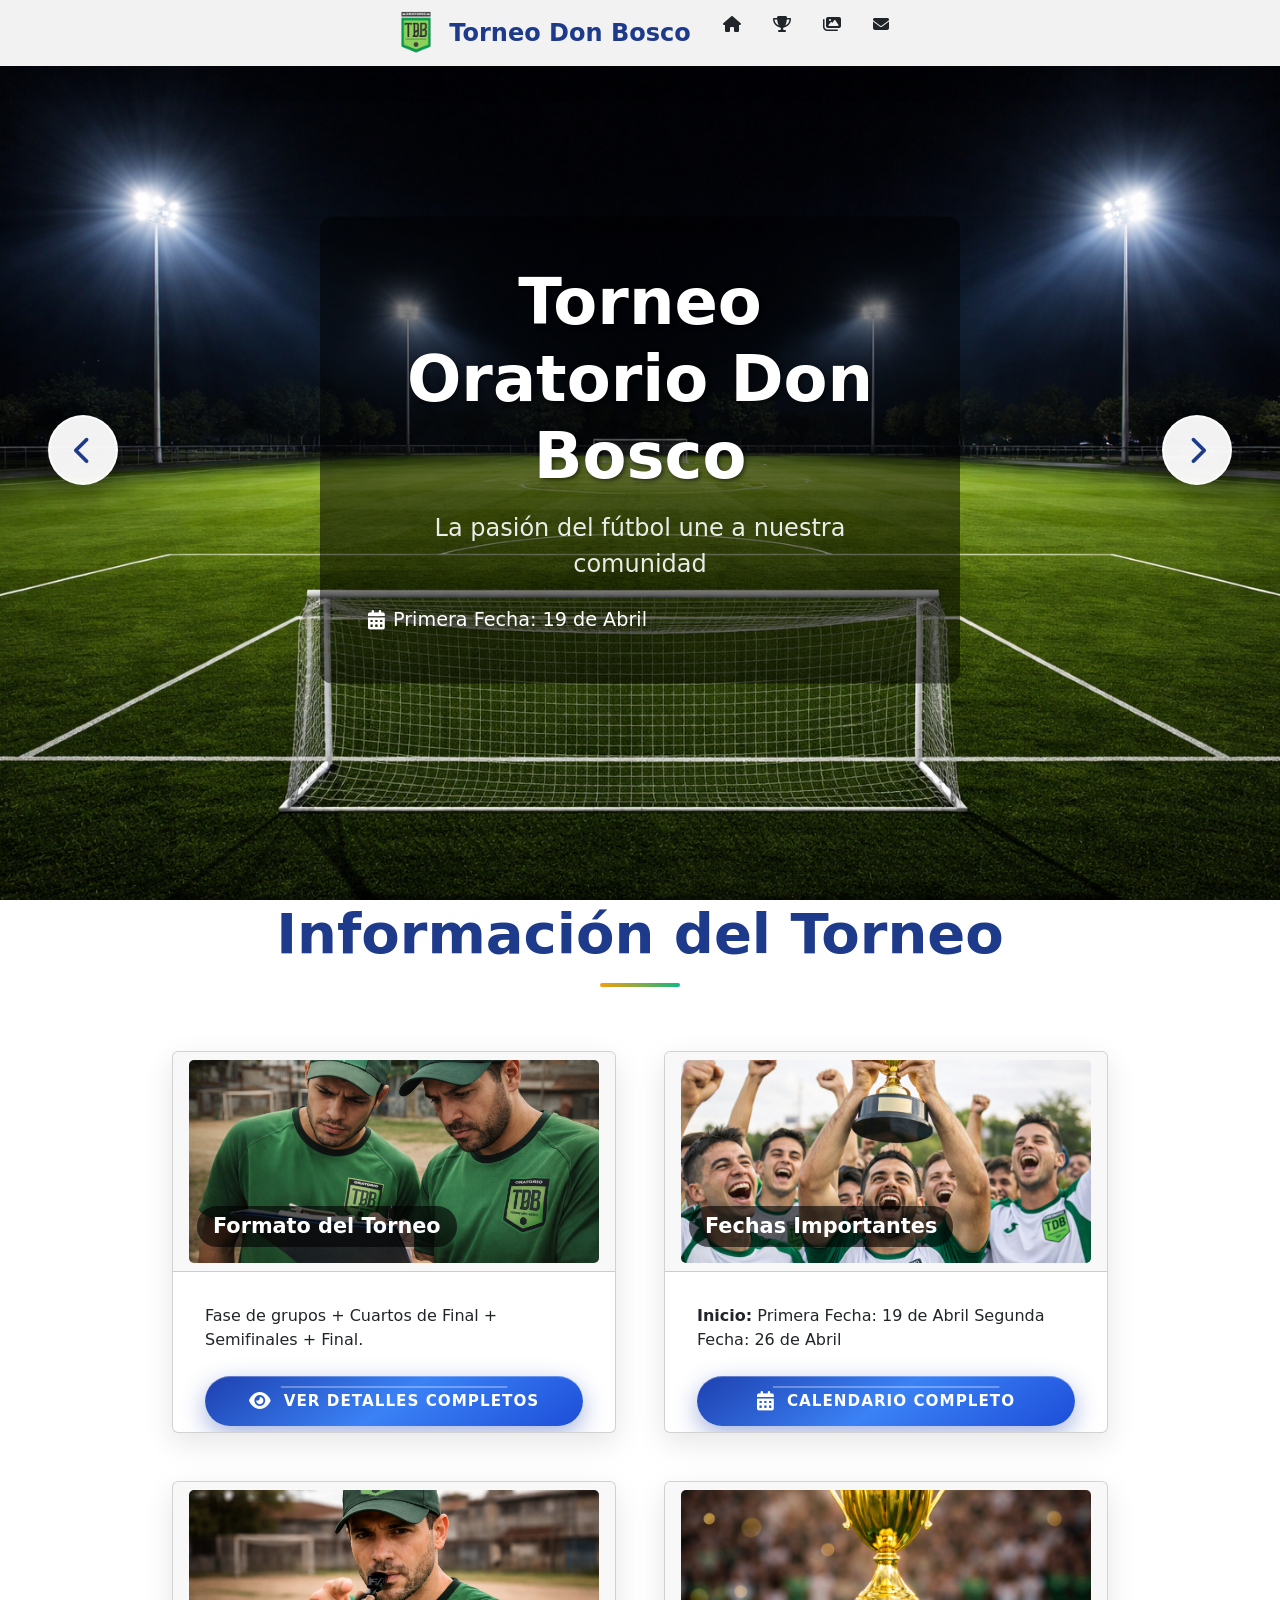
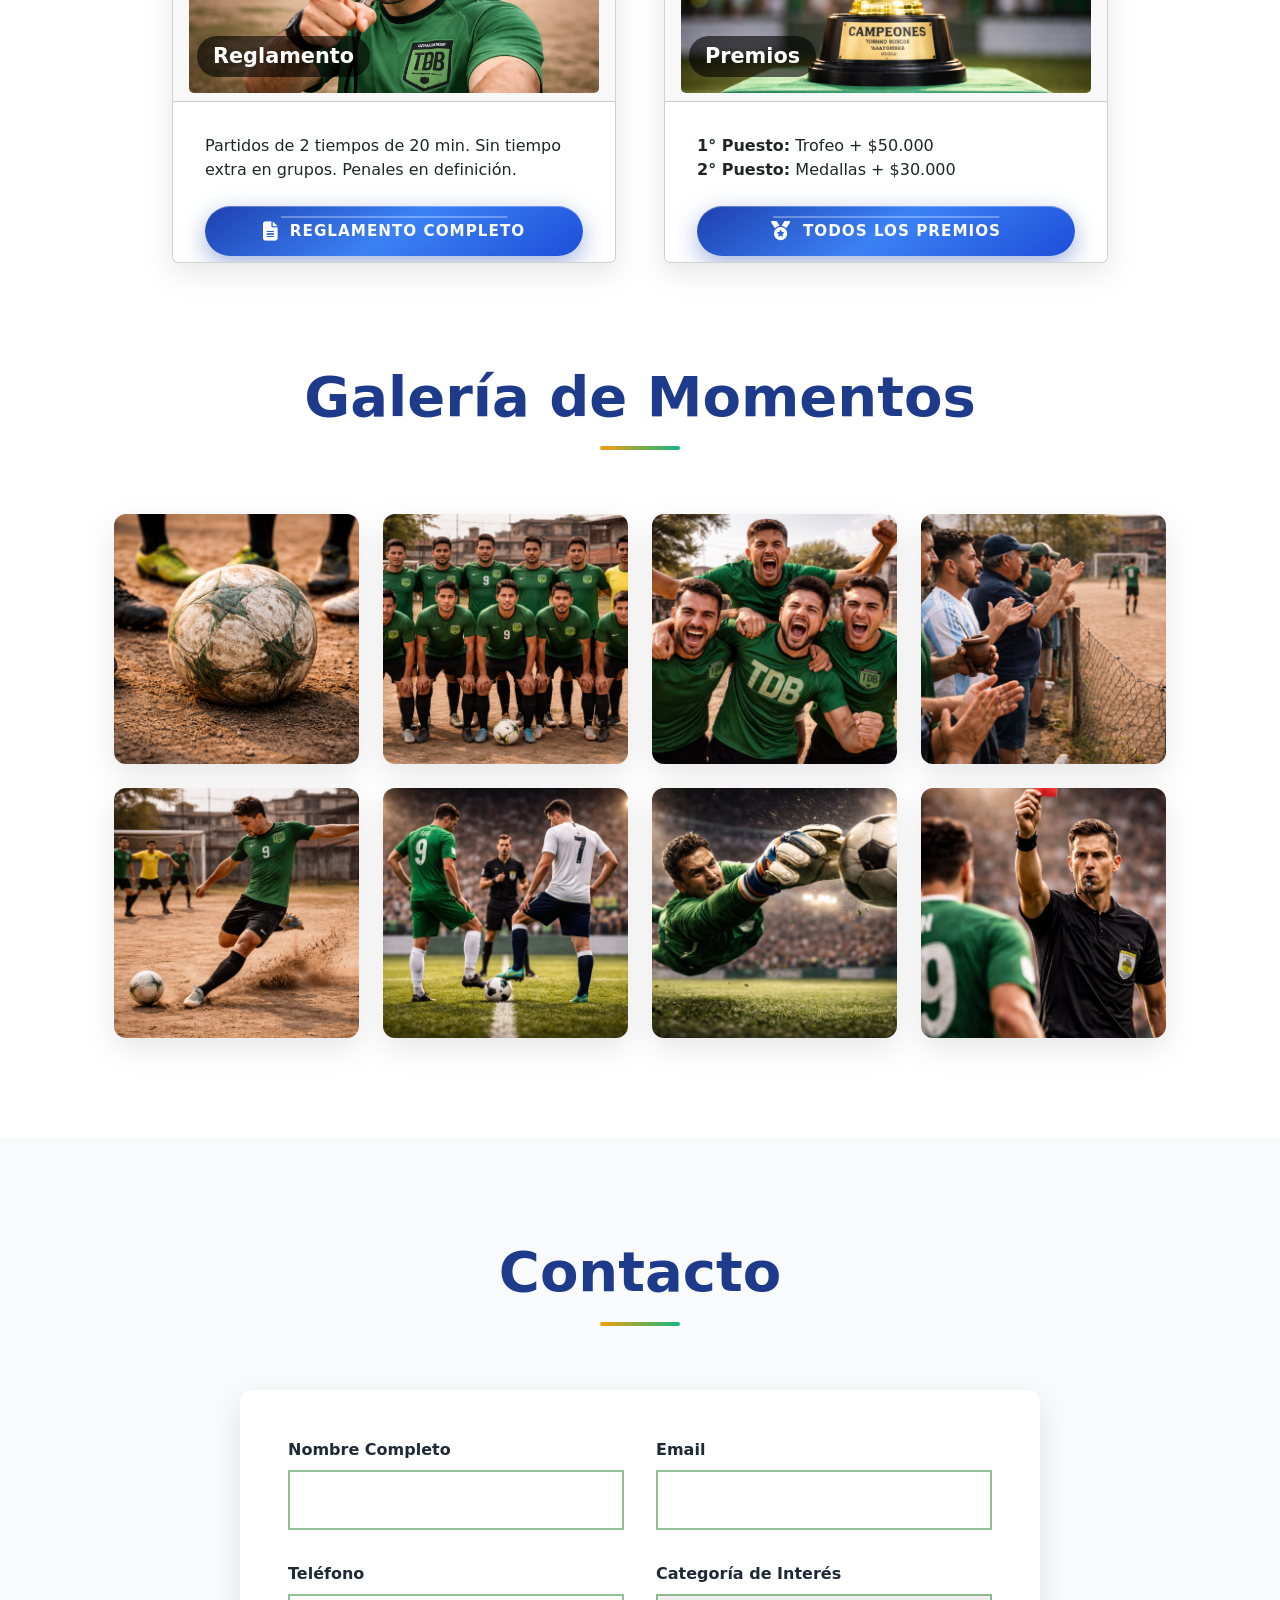
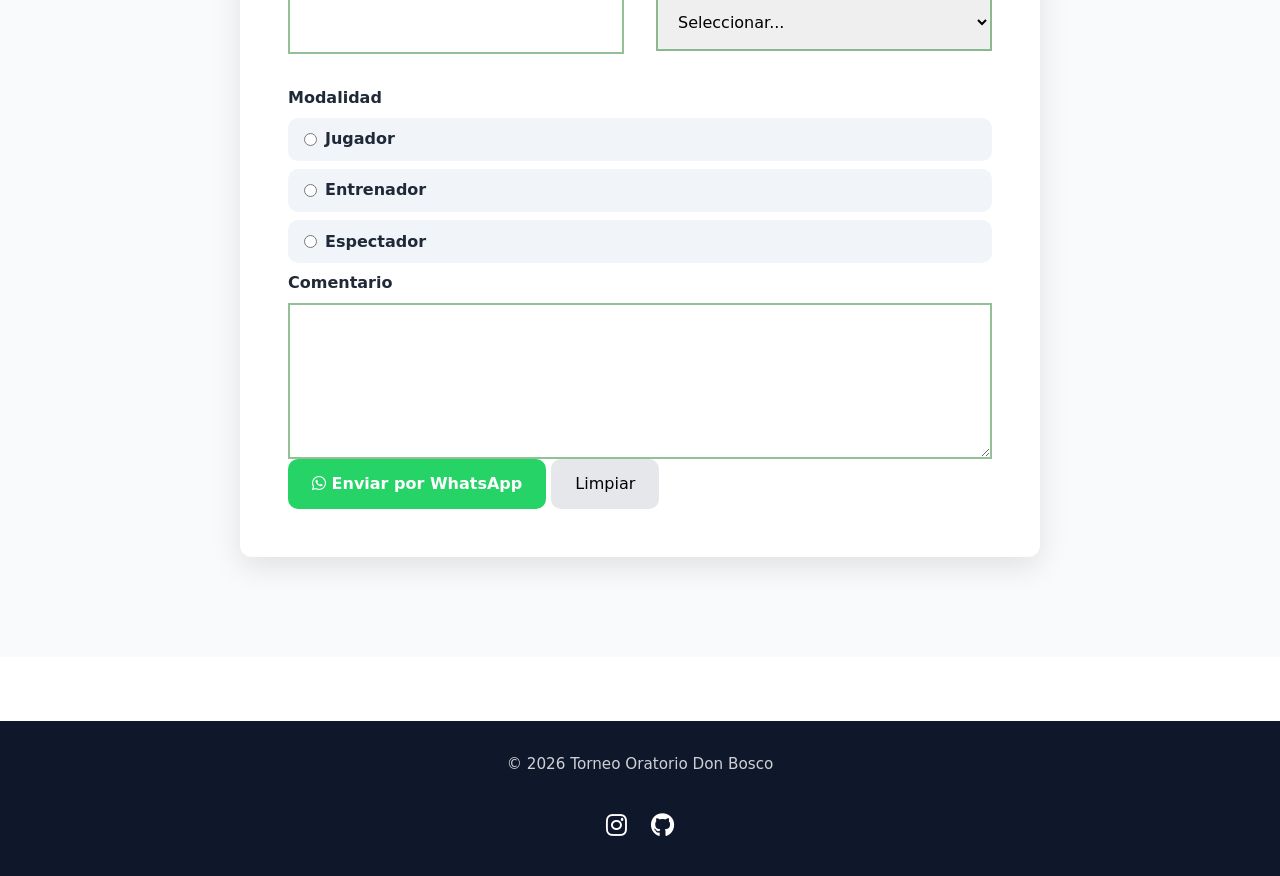
<file: torneo-don-bosco/index.html>
<!DOCTYPE html>
<html lang="es">
<head>
    <meta charset="UTF-8">
    <meta name="viewport" content="width=device-width, initial-scale=1.0">
    <title>Torneo Oratorio Don Bosco</title>
    
    <!-- Font 1 -->
    <link href="fonts/klop/Klops-Inline-Personal-Use.ttf" rel="stylesheet">
    
    <!-- Font 2-->
    <!-- Font Awesome Icons (VERSIÓN COMPLETA) -->
<link rel="stylesheet" href="https://cdnjs.cloudflare.com/ajax/libs/font-awesome/6.4.2/css/all.min.css" integrity="sha512-z3gLpd7yknf1qObfxVmFgwAYF+4gzRbgiNL515nqdIxJ.351uOhcUnpnsS9Cwm6V9UXp5kXRWq+4v6MmvMaFSPg==" crossorigin="anonymous" referrerpolicy="no-referrer" />
    
    <!-- CSS -->
    <link rel="stylesheet" href="css/styles.css">

    <!-- Bootstrap -->
    <link href="https://cdn.jsdelivr.net/npm/bootstrap@5.3.0/dist/css/bootstrap.min.css" rel="stylesheet">
</head>
<body>
    <!-- HEADER -->
    <header class="header">
        <nav class="navbar">
            <div class="nav-container">
                <div class="nav-logo">
                    <img src="img/iconos/logo - copia.png" alt="Logo Don Bosco" class="logo">
                    <span>Torneo Don Bosco</span>
                </div>
                <ul class="nav-menu">
    <li class="nav-item">
        <a href="#home" class="nav-link"><i class="fas fa-home"></i></a>
    </li>
    <li class="nav-item">
        <a href="#torneo" class="nav-link"><i class="fas fa-trophy"></i></a>
    </li>
    <li class="nav-item">
        <a href="#galeria" class="nav-link"><i class="fas fa-images"></i></a>
    </li>
    <li class="nav-item">
        <a href="#contacto" class="nav-link"><i class="fas fa-envelope"></i></a>
    </li>
</ul>
            </div>
        </nav>
    </header>

    <!-- MAIN -->
    <main>
        <!-- SECCIÓN 1: HOME -->
        <section id="home" class="hero-section">
            <div class="hero-carousel">
                <div class="carousel-slide active">
                    <img src="img/Campo de fútbol iluminado de noche.png" alt="Torneo Don Bosco" class="hero-image">
                    <div class="hero-content">
                        <h1 class="hero-title">Torneo Oratorio Don Bosco</h1>
                        <p class="hero-subtitle">La pasión del fútbol une a nuestra comunidad</p>
                        <div class="hero-date">
                            <i class="fas fa-calendar-alt"></i>
                            <span>Primera Fecha: 19 de Abril</span>
                        </div>
                    </div>
                </div>
                <div class="carousel-slide">
                    <img src="../torneo-don-bosco/img/galeria/barrida.png" alt="Equipos compitiendo" class="hero-image">
                    <div class="hero-content">
                        <h1 class="hero-title">12 Equipos Competirán</h1>
                        <p class="hero-subtitle">Por la gloria del campeonato</p>
                    </div>
                </div>
                <div class="carousel-slide">
                    <img src="img/Campo de fútbol al atardecer.png" alt="Premiación" class="hero-image">
                    <div class="hero-content">
                        <h1 class="hero-title">¡Únete a la Fiesta!</h1>
                        <p class="hero-subtitle">Vive la emoción del fútbol en familia</p>
                    </div>
                </div>
            </div>
            <div class="carousel-nav">
                <button class="carousel-btn prev"><i class="fas fa-chevron-left"></i></button>
                <button class="carousel-btn next"><i class="fas fa-chevron-right"></i></button>
            </div>
        </section>

        <!-- SECCIÓN 2: CARDS TORNEO -->
        <section id="torneo" class="cards-section">
            <div class="container">
                <h2 class="section-title">Información del Torneo</h2>
                <div class="cards-grid">
    <div class="card expandable-card">
        <div class="card-header">
            <img src="img/Revisión táctico en el campo.png" alt="Formato" class="card-img">
            <h3>Formato del Torneo</h3>
        </div>
        <div class="card-content">
            <p>Fase de grupos + Cuartos de Final + Semifinales + Final.</p>
            <a href="../torneo-don-bosco/cards/formato.html" class="card-btn" target="_blank">
                <i class="fas fa-eye"></i> Ver Detalles Completos
            </a>
        </div>
    </div>
    <div class="card expandable-card">
        <div class="card-header">
            <img src="img/campeones.png" alt="Fechas" class="card-img">
            <h3>Fechas Importantes</h3>
        </div>
        <div class="card-content">
            <p><strong>Inicio:</strong> Primera Fecha: 19 de Abril Segunda Fecha: 26 de Abril <br></p>
            <a href="../torneo-don-bosco/calendario/fechas.html" class="card-btn" target="_blank">
                <i class="fas fa-calendar-alt"></i> Calendario Completo
            </a>
        </div>
    </div>
    <div class="card expandable-card">
        <div class="card-header">
            <img src="img/Árbitro de fútbol en acción.png" alt="Reglamento" class="card-img">
            <h3>Reglamento</h3>
        </div>
        <div class="card-content">
            <p>Partidos de 2 tiempos de 20 min. Sin tiempo extra en grupos. Penales en definición.</p>
            <a href="../torneo-don-bosco/reglamento/reglamento.html" class="card-btn" target="_blank">
                <i class="fas fa-file-alt"></i> Reglamento Completo
            </a>
        </div>
    </div>
    <div class="card expandable-card">
        <div class="card-header">
            <img src="img/copa.png" alt="Premios" class="card-img">
            <h3>Premios</h3>
        </div>
        <div class="card-content">
            <p><strong>1° Puesto:</strong> Trofeo + $50.000<br><strong>2° Puesto:</strong> Medallas + $30.000</p>
            <a href="../torneo-don-bosco/premiacion/premios.html" class="card-btn" target="_blank">
                <i class="fas fa-medal"></i> Todos los Premios
            </a>
        </div>
    </div>
</div>
                </div>
            </div>
        </section>

        <!-- SECCIÓN 3: GALERÍA -->
        <section id="galeria" class="gallery-section">
            <div class="container">
                <h2 class="section-title">Galería de Momentos</h2>
                <div class="gallery-grid">
                    <img src="img/galeria/inicio de partido.png" alt="Golazo" class="gallery-img">
                    <img src="img/galeria/equipo completo.png" alt="Celebración" class="gallery-img">
                    <img src="img/galeria/FESTEJANDO.png" alt="Partido" class="gallery-img">
                    <img src="img/galeria/hinchada.png" alt="Equipo" class="gallery-img">
                    <img src="img/galeria/pateando al arco.png" alt="Premiación" class="gallery-img">
                    <img src="img/galeria/inicio.jpeg" alt="Público" class="gallery-img">
                    <img src="img/galeria/atajada.jpeg" alt="Acción" class="gallery-img">
                    <img src="img/galeria/tarjeta.jpeg" alt="Nosotros" class="gallery-img">
                </div>
            </div>
        </section>

        <!-- SECCIÓN 4: CONTACTO -->
        <section id="contacto" class="contact-section">
            <div class="container">
                <h2 class="section-title">Contacto</h2>
                <form class="contact-form" id="contactForm">
                    <div class="form-row">
                        <div class="form-group">
                            <label for="nombre">Nombre Completo</label>
                            <input type="text" id="nombre" name="nombre" required>
                        </div>
                        <div class="form-group">
                            <label for="email">Email</label>
                            <input type="email" id="email" name="email" required>
                        </div>
                    </div>
                    <div class="form-row">
                        <div class="form-group">
                            <label for="telefono">Teléfono</label>
                            <input type="tel" id="telefono" name="telefono">
                        </div>
                        <div class="form-group">
                            <label for="categoria">Categoría de Interés</label>
                            <select id="categoria" name="categoria">
                                <option value="">Seleccionar...</option>
                                <option value="infantil">Infantil</option>
                                <option value="juvenil">Juvenil</option>
                                <option value="senior">Senior</option>
                            </select>
                        </div>
                    </div>
                    <div class="form-group">
                        <label>Modalidad</label>
                            <div class="form-options">

                        <label class="radio-label">
                            <input type="radio" name="modalidad" value="Jugador" required>
                            Jugador
                        </label>

                        <label class="radio-label">
                            <input type="radio" name="modalidad" value="Entrenador">
                            Entrenador
                        </label>

                        <label class="radio-label">
                            <input type="radio" name="modalidad" value="Espectador">
                            Espectador
                        </label>
                    </div>
                    </div>
                    <div class="form-group">
                        <label for="comentario">Comentario </label>
                        <textarea id="comentario" name="comentario" rows="5" required></textarea>
                    </div>
                    <div class="form-actions">
                        <button type="submit" class="btn-submit">
                            <i class="fab fa-whatsapp"></i> Enviar por WhatsApp
                        </button>

                        <button type="reset" class="btn-reset">
                            Limpiar
                        </button>
                    </div>
                </form>
            </div>
        </section>
    </main>

    <!-- FOOTER -->
    <footer class="footer">
    <div class="footer-container">

        <p class="footer-text">
            © 2026 Torneo Oratorio Don Bosco
        </p>

        <div class="social-links">
            <a href="https://www.instagram.com/torneosdonbosco_oratorio/" class="social-link">
                <i class="fab fa-instagram"></i>
            </a>

            <a href="https://github.com/nicololos06?tab=repositories" class="social-link">
                <i class="fab fa-github"></i>
            </a>
        </div>

    </div>
</footer>


    <!-- JS -->
    <script src="js/script.js"></script>
    <!-- Bootstrap JS -->
    <script src="https://cdn.jsdelivr.net/npm/bootstrap@5.3.0/dist/js/bootstrap.bundle.min.js"></script>
</body>
</html>
</file>
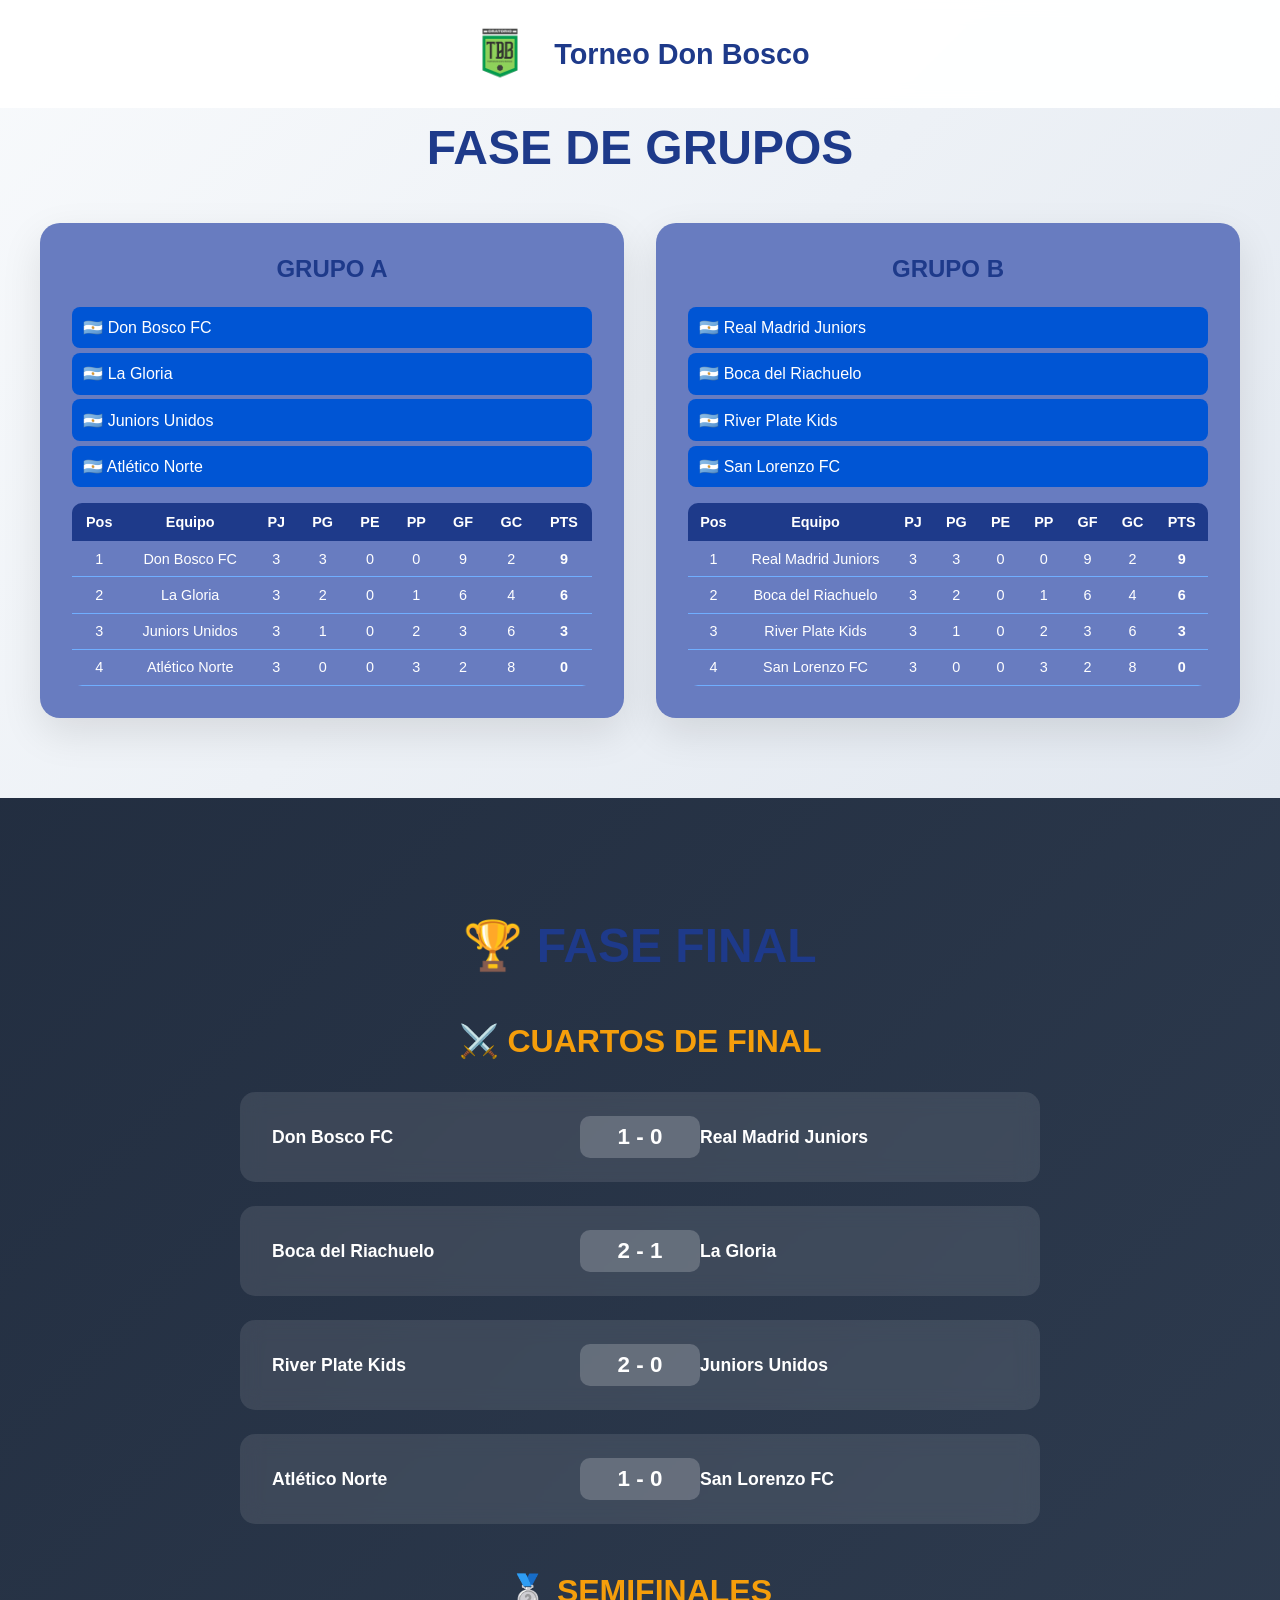
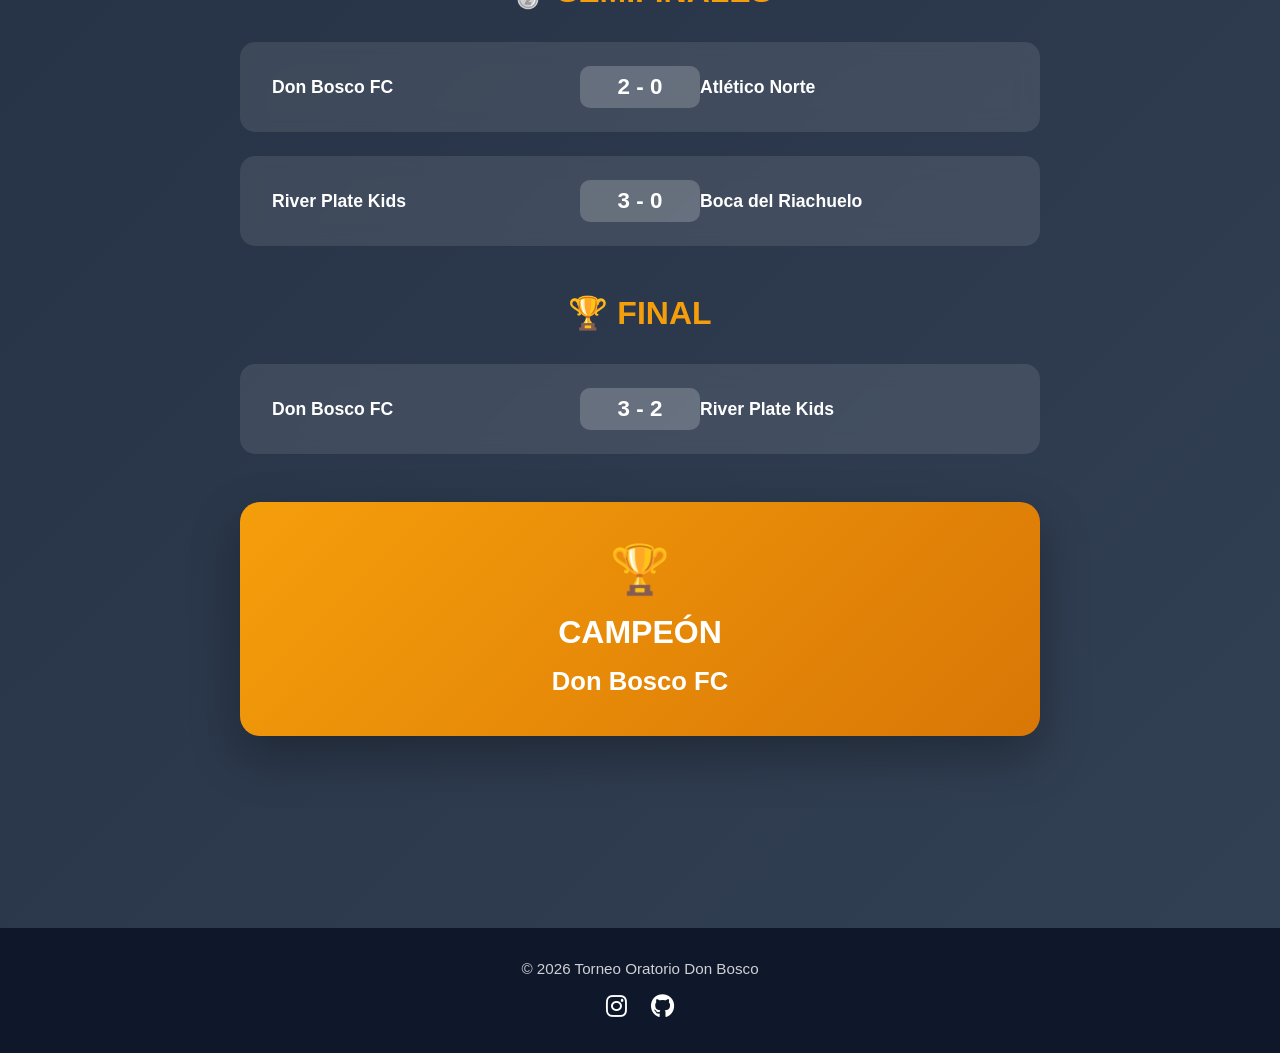
<file: docs/cards/formato.html>
<!DOCTYPE html>
<html lang="es">
<head>
    <meta charset="UTF-8">
    <meta name="viewport" content="width=device-width, initial-scale=1.0">
    <title>Formato Torneo - Oratorio Don Bosco</title>
    
    <!-- Google Fonts -->
    <link href="/docs/fonts/klop.zip" rel="stylesheet">
    
    <!-- Font Awesome -->
    <link rel="stylesheet" href="https://cdnjs.cloudflare.com/ajax/libs/font-awesome/6.4.2/css/all.min.css">
    
    <!-- CSS -->
    <link rel="stylesheet" href="../css/formato.css">
</head>
<body>
    <!-- HEADER SIMPLIFICADO -->
    <header class="header-simple">
    <nav class="nav-simple">
        <div class="nav-container">
            <a href="../index.html" class="nav-home nav-center">
                <img src="../img/iconos/logo - copia.png" alt="Logo Don Bosco" class="logo-simple">
                <span>Torneo Don Bosco</span>
            </a>
        </div>
    </nav>
</header>

    <main>
        <!-- SECCIÓN 1: FASE DE GRUPOS -->
        <section class="grupo-section">
            <div class="container">
                <h1 class="main-title">FASE DE GRUPOS</h1>
                <div class="grupos-grid">
                    <!-- GRUPO A -->
                    <div class="grupo-card">
                        <h2>GRUPO A</h2>
                        <div class="equipos-lista">
                            <div class="equipo-item">🇦🇷 Don Bosco FC</div>
                            <div class="equipo-item">🇦🇷 La Gloria</div>
                            <div class="equipo-item">🇦🇷 Juniors Unidos</div>
                            <div class="equipo-item">🇦🇷 Atlético Norte</div>
                        </div>
                        <div class="tabla-grupo">
                            <table>
                                <thead>
                                    <tr><th>Pos</th><th>Equipo</th><th>PJ</th><th>PG</th><th>PE</th><th>PP</th><th>GF</th><th>GC</th><th>PTS</th></tr>
                                </thead>
                                <tbody>
                                    <tr><td>1</td><td>Don Bosco FC</td><td>3</td><td>3</td><td>0</td><td>0</td><td>9</td><td>2</td><td><strong>9</strong></td></tr>
                                    <tr><td>2</td><td>La Gloria</td><td>3</td><td>2</td><td>0</td><td>1</td><td>6</td><td>4</td><td><strong>6</strong></td></tr>
                                    <tr><td>3</td><td>Juniors Unidos</td><td>3</td><td>1</td><td>0</td><td>2</td><td>3</td><td>6</td><td><strong>3</strong></td></tr>
                                    <tr><td>4</td><td>Atlético Norte</td><td>3</td><td>0</td><td>0</td><td>3</td><td>2</td><td>8</td><td><strong>0</strong></td></tr>
                                </tbody>
                            </table>
                        </div>
                    </div>

                    <!-- GRUPO B -->
                    <div class="grupo-card">
                        <h2>GRUPO B</h2>
                        <div class="equipos-lista">
                            <div class="equipo-item">🇦🇷 Real Madrid Juniors</div>
                            <div class="equipo-item">🇦🇷 Boca del Riachuelo</div>
                            <div class="equipo-item">🇦🇷 River Plate Kids</div>
                            <div class="equipo-item">🇦🇷 San Lorenzo FC</div>
                        </div>
                       <div class="tabla-grupo">
                            <table>
                                <thead>
                                    <tr><th>Pos</th><th>Equipo</th><th>PJ</th><th>PG</th><th>PE</th><th>PP</th><th>GF</th><th>GC</th><th>PTS</th></tr>
                                </thead>
                                <tbody>
                                    <tr><td>1</td><td>Real Madrid Juniors</td><td>3</td><td>3</td><td>0</td><td>0</td><td>9</td><td>2</td><td><strong>9</strong></td></tr>
                                    <tr><td>2</td><td>Boca del Riachuelo</td><td>3</td><td>2</td><td>0</td><td>1</td><td>6</td><td>4</td><td><strong>6</strong></td></tr>
                                    <tr><td>3</td><td>River Plate Kids</td><td>3</td><td>1</td><td>0</td><td>2</td><td>3</td><td>6</td><td><strong>3</strong></td></tr>
                                    <tr><td>4</td><td>San Lorenzo FC</td><td>3</td><td>0</td><td>0</td><td>3</td><td>2</td><td>8</td><td><strong>0</strong></td></tr>
                                </tbody>
                            </table>
                        </div>
                    </div>

                    <!-- GRUPO C y D similares -->
                </div>
            </div>
        </section>
<!-- Seccion Brackets -->
       <section class="matamatta-section">
    <div class="container">
        <h1 class="main-title">🏆 FASE FINAL</h1>

        <div class="bracket-container">

            <!-- CUARTOS -->
            <div class="round">
                <h3>⚔️ CUARTOS DE FINAL</h3>

                <div class="match">
    <div class="equipo">Don Bosco FC</div>
    
    <div class="resultado">1 - 0</div>
    
    <div class="equipo">Real Madrid Juniors</div>
</div>

                <div class="match">
    <div class="equipo">Boca del Riachuelo</div>
    
    <div class="resultado">2 - 1</div>
    
    <div class="equipo">La Gloria</div>
</div>
                <div class="match">
    <div class="equipo">River Plate Kids</div>
    
    <div class="resultado">2 - 0</div>
    
    <div class="equipo">Juniors Unidos</div>
</div>

                <div class="match">
    <div class="equipo">Atlético Norte</div>
    
    <div class="resultado">1 - 0</div>
    
    <div class="equipo">San Lorenzo FC</div>
</div>

            <!-- SEMIS -->
            <div class="round">
                <h3>🥈 SEMIFINALES</h3>

                <div class="match">
    <div class="equipo">Don Bosco FC</div>
    
    <div class="resultado">2 - 0</div>
    
    <div class="equipo">Atlético Norte</div>
</div>

                <div class="match">
    <div class="equipo">River Plate Kids</div>
    
    <div class="resultado">3 - 0</div>
    
    <div class="equipo">Boca del Riachuelo</div>
</div>
            </div>

            <!-- FINAL -->
            <div class="round">
                <h3>🏆 FINAL</h3>

                <div class="match">
    <div class="equipo">Don Bosco FC</div>
    
    <div class="resultado">3 - 2</div>
    
    <div class="equipo">River Plate Kids</div>
</div>
            </div>
                <div class="campeon-card">
                    <div class="trofeo">🏆</div>
                        <h2>CAMPEÓN</h2>
                            <p>Don Bosco FC</p>
</div>
        </div>
    </div>
</section>
<!-- FOOTER -->
    <footer class="footer">
    <div class="footer-container">

        <p class="footer-text">
            © 2026 Torneo Oratorio Don Bosco
        </p>

        <div class="social-links">
            <a href="https://www.instagram.com/torneosdonbosco_oratorio/" class="social-link">
                <i class="fab fa-instagram"></i>
            </a>

            <a href="https://github.com/nicololos06?tab=repositories" class="social-link">
                <i class="fab fa-github"></i>
            </a>
        </div>

    </div>
</footer>
    </main>

</body>
</html>
</file>
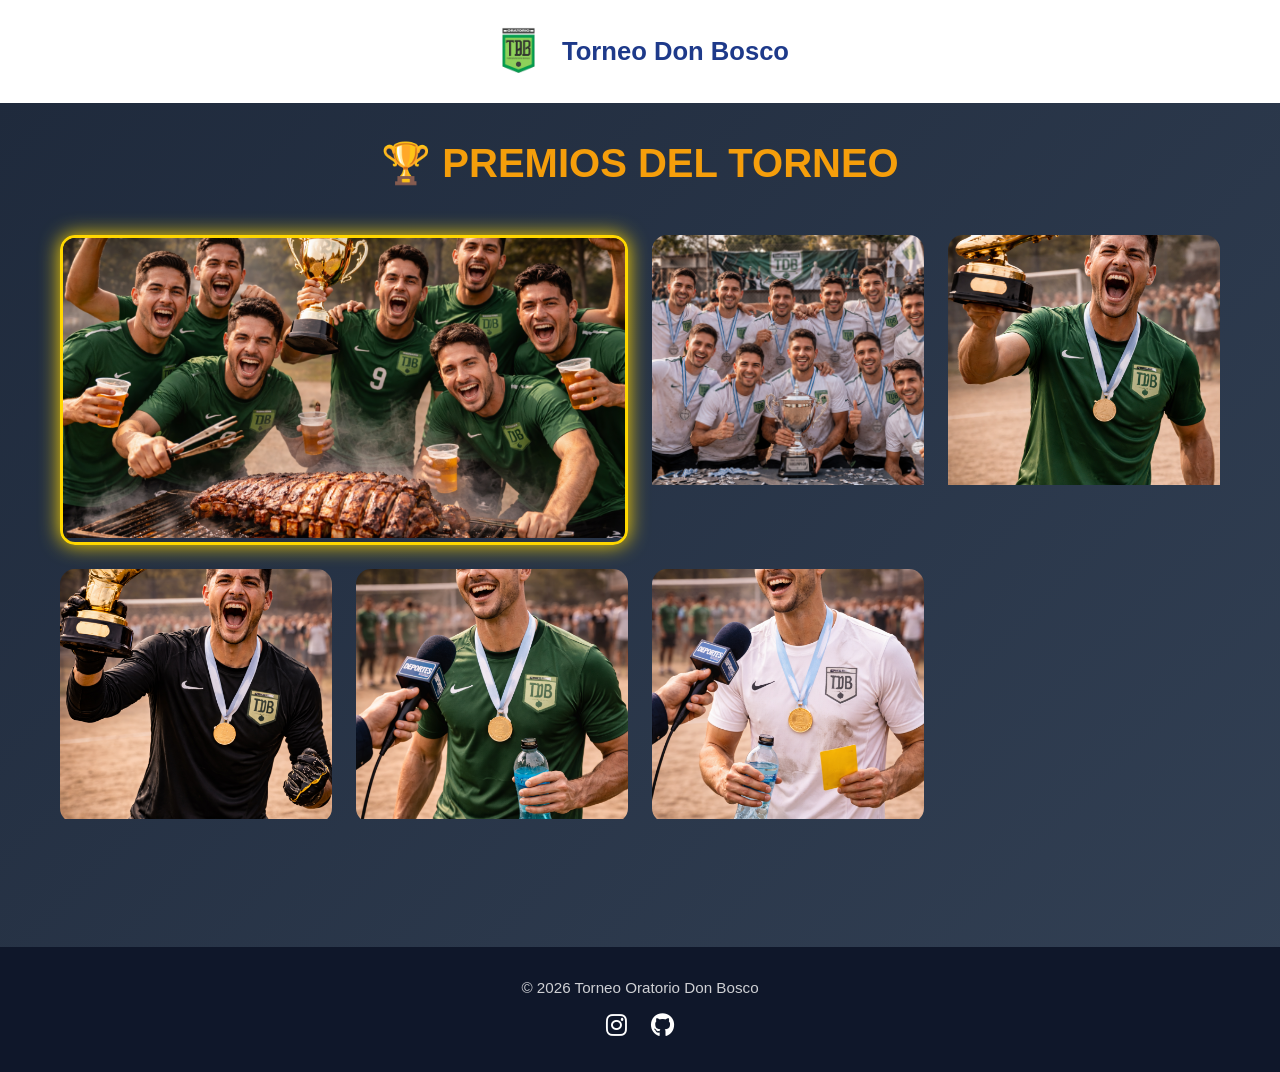
<file: docs/premiacion/premios.html>
<!DOCTYPE html>
<html lang="es">
<head>
    <meta charset="UTF-8">
    <meta name="viewport" content="width=device-width, initial-scale=1.0">
    <title>Premios - Torneo Don Bosco</title>

    <!-- Font Awesome -->
    <link rel="stylesheet" href="https://cdnjs.cloudflare.com/ajax/libs/font-awesome/6.4.2/css/all.min.css">
    
    <!-- CSS -->
    <link rel="stylesheet" href="../css/premios.css">
</head>
<body>

<!-- HEADER -->
<header class="header-simple">
    <div class="nav-container">
        <a href="../index.html" class="nav-home">
            <img src="../img/iconos/logo - copia.png" class="logo-simple">
            <span>Torneo Don Bosco</span>
        </a>
    </div>
</header>

<main class="premios-section">

    <h1 class="main-title">🏆 PREMIOS DEL TORNEO</h1>

    <div class="premios-grid">

    <!-- CAMPEÓN DESTACADO -->
    <div class="premio-card destacado" onclick="abrirModal('Campeón', 'Copa + Medallas + Premio especial')">
        <img src="../img/galeria/CAMPEONES.png">
        <div class="overlay">
            <h2>🏆 Campeón</h2>
        </div>
    </div>

    <div class="premio-card" onclick="abrirModal('Subcampeón', 'Medallas + Reconocimiento')">
        <img src="../img/galeria/SUBCAMPEON.png">
        <div class="overlay">
            <h2>🥈 Subcampeón</h2>
        </div>
    </div>

    <div class="premio-card" onclick="abrirModal('Goleador', 'Trofeo al máximo goleador')">
        <img src="../img/galeria/GOLEADOR.png">
        <div class="overlay">
            <h2>⚽ Goleador</h2>
        </div>
    </div>

    <div class="premio-card" onclick="abrirModal('Valla menos vencida', 'Premio al mejor arquero')">
        <img src="../img/galeria/ARQUERO.png">
        <div class="overlay">
            <h2>🧤 Valla menos vencida</h2>
        </div>
    </div>

    <div class="premio-card" onclick="abrirModal('Mejor jugador del partido', 'MVP')">
        <img src="../img/galeria/MVP.png">
        <div class="overlay">
            <h2>🔥 MVP</h2>
        </div>
    </div>

    <div class="premio-card" onclick="abrirModal('Jugador destacado', 'Premio consuelo')">
        <img src="../img/galeria/Jugador destacado.png">
        <div class="overlay">
            <h2>😎 Jugador destacado</h2>
        </div>
    </div>

</div>

</main>

<div id="modal" class="modal">
    <div class="modal-content">
        <span class="cerrar" onclick="cerrarModal()">&times;</span>
        <h2 id="modalTitulo"></h2>
        <p id="modalTexto"></p>
    </div>
</div>

<!-- FOOTER -->
<footer class="footer">
    <div class="footer-container">

        <p class="footer-text">
            © 2026 Torneo Oratorio Don Bosco
        </p>

        <div class="social-links">
            <a href="https://www.instagram.com/torneosdonbosco_oratorio/" class="social-link">
                <i class="fab fa-instagram"></i>
            </a>

            <a href="https://github.com/nicololos06?tab=repositories" class="social-link">
                <i class="fab fa-github"></i>
            </a>
        </div>

    </div>
</footer> 
    <script src="../js/premios.js"></script>
</body>
</html>
</file>
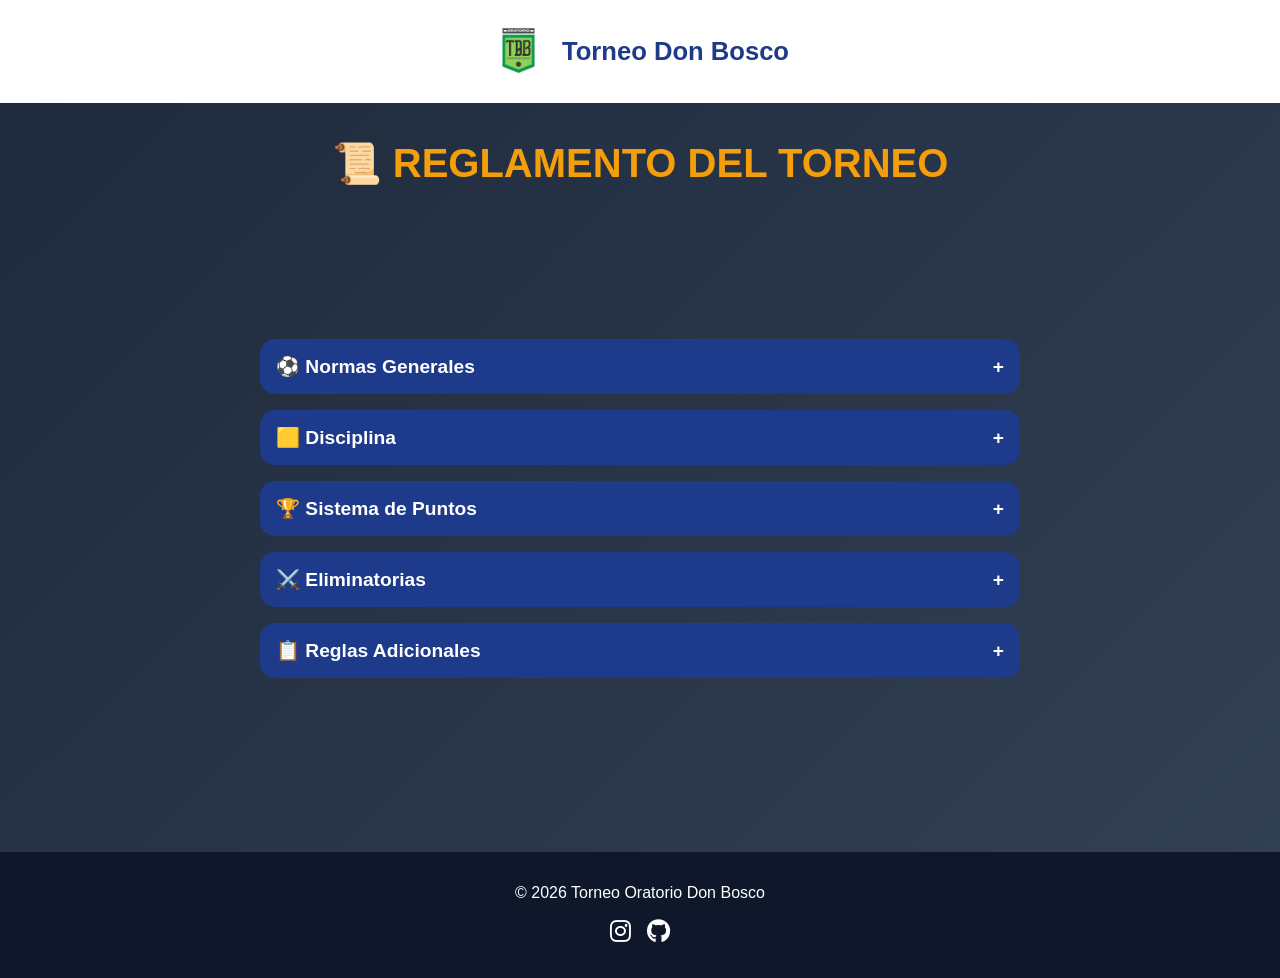
<file: docs/reglamento/reglamento.html>
<!DOCTYPE html>
<html lang="es">
<head>
    <meta charset="UTF-8">
    <meta name="viewport" content="width=device-width, initial-scale=1.0">
    <title>Reglamento - Torneo Don Bosco</title>

    <!-- Font Awesome -->
    <link rel="stylesheet" href="https://cdnjs.cloudflare.com/ajax/libs/font-awesome/6.4.2/css/all.min.css">
    
    <!-- CSS -->
    <link rel="stylesheet" href="../css/reglamento.css">
</head>
<body>

<!-- HEADER -->
<header class="header-simple">
    <div class="nav-container">
        <a href="../index.html" class="nav-home">
            <img src="../img/iconos/logo - copia.png" class="logo-simple">
            <span>Torneo Don Bosco</span>
        </a>
    </div>
</header>

<main class="reglamento-section">

    <h1 class="main-title">📜 REGLAMENTO DEL TORNEO</h1>

    <div class="reglamento-app">

    <!-- ITEM -->
    <div class="regla">
        <button class="regla-header">
            ⚽ Normas Generales <span>+</span>
        </button>
        <div class="regla-body">
            <ul>
                <li>Mínimo 5 jugadores por equipo.</li>
                <li>Máximo 3 suplentes.</li>
                <li>2 tiempos de 20 minutos.</li>
                <li>Tolerancia de 10 minutos.</li>
            </ul>
        </div>
    </div>

    <div class="regla">
        <button class="regla-header">
            🟨 Disciplina <span>+</span>
        </button>
        <div class="regla-body">
            <ul>
                <li>Amarilla: advertencia.</li>
                <li>Roja: expulsión inmediata.</li>
                <li>No puede volver en el partido.</li>
            </ul>
        </div>
    </div>

    <div class="regla">
        <button class="regla-header">
            🏆 Sistema de Puntos <span>+</span>
        </button>
        <div class="regla-body">
            <ul>
                <li>Victoria: 3 puntos</li>
                <li>Empate: 1 punto</li>
                <li>Derrota: 0 puntos</li>
            </ul>
        </div>
    </div>

    <div class="regla">
        <button class="regla-header">
            ⚔️ Eliminatorias <span>+</span>
        </button>
        <div class="regla-body">
            <ul>
                <li>Empate → penales.</li>
                <li>No hay tiempo extra.</li>
            </ul>
        </div>
    </div>

    <div class="regla">
        <button class="regla-header">
            📋 Reglas Adicionales <span>+</span>
        </button>
        <div class="regla-body">
            <ul>
                <li>Uso obligatorio de canilleras.</li>
                <li>Prohibido insultar.</li>
                <li>Decisión arbitral final.</li>
            </ul>
        </div>
    </div>

</div>

</main>

<!-- FOOTER -->
<footer class="footer">
    <div class="footer-container">

        <p class="footer-text">
            © 2026 Torneo Oratorio Don Bosco
        </p>

        <div class="social-links">
            <a href="https://www.instagram.com/torneosdonbosco_oratorio/" class="social-link">
                <i class="fab fa-instagram"></i>
            </a>

            <a href="https://github.com/nicololos06?tab=repositories" class="social-link">
                <i class="fab fa-github"></i>
            </a>
        </div>

    </div>
</footer>
    <script src="../js/reglamento.js"></script>
</body>
</html>
</file>
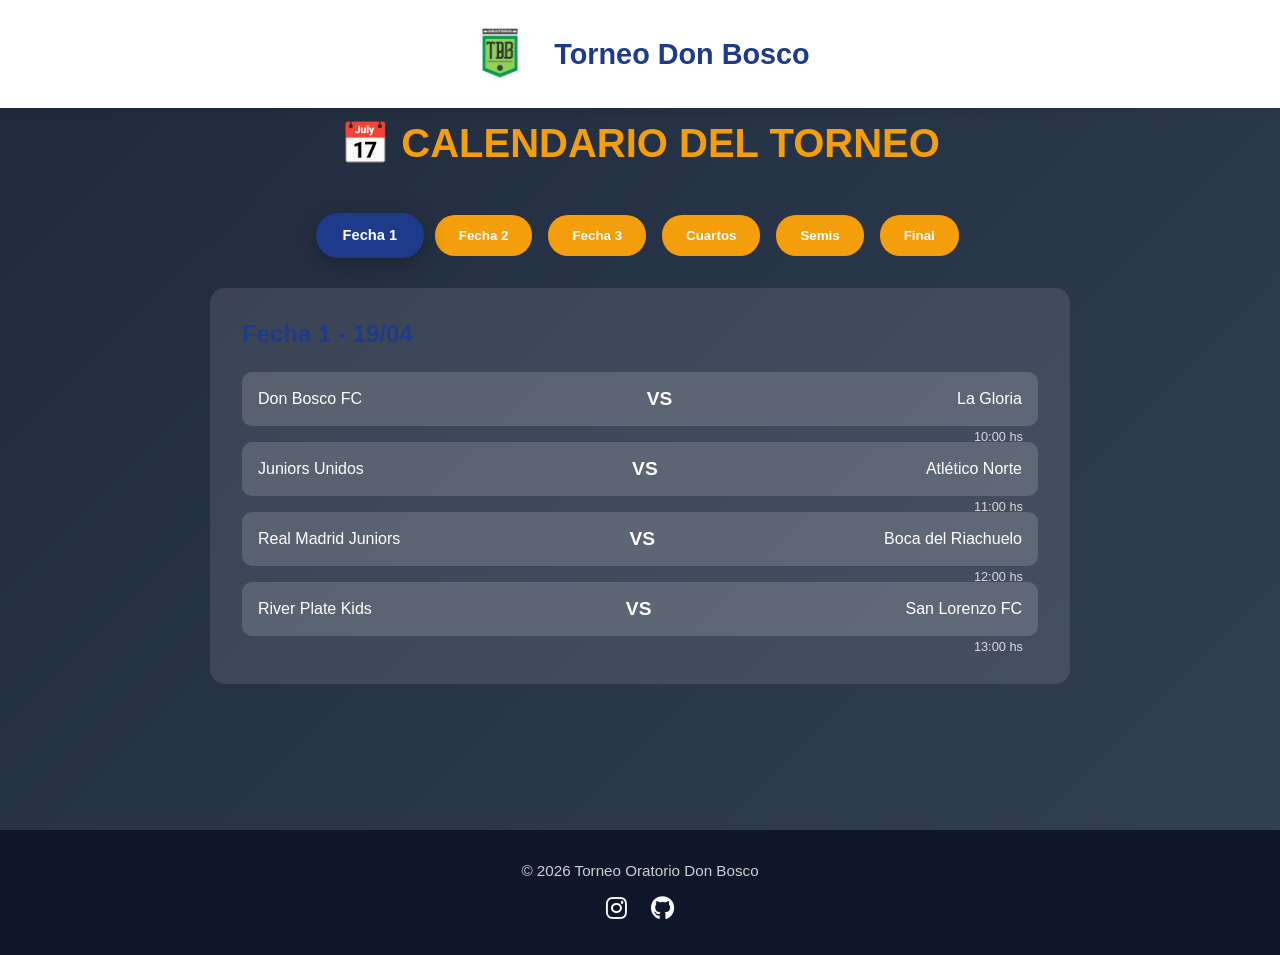
<file: torneo-don-bosco/calendario/fechas.html>
<!DOCTYPE html>
<html lang="es">
<head>
    <meta charset="UTF-8">
    <meta name="viewport" content="width=device-width, initial-scale=1.0">
    <title>Calendario - Torneo Don Bosco</title>

    <link rel="stylesheet" href="../css/fechas.css">

    <link rel="stylesheet" href="https://cdnjs.cloudflare.com/ajax/libs/font-awesome/6.4.2/css/all.min.css" integrity="sha512-z3gLpd7yknf1qObfxVmFgwAYF+4gzRbgiNL515nqdIxJ.351uOhcUnpnsS9Cwm6V9UXp5kXRWq+4v6MmvMaFSPg==" crossorigin="anonymous" referrerpolicy="no-referrer" />
</head>
<body>

<header class="header-simple">
    <div class="nav-container">
        <a href="../index.html" class="nav-home">
            <img src="../img/iconos/logo - copia.png" class="logo-simple">
            <span>Torneo Don Bosco </span>
        </a>
    </div>
</header>

<main class="calendario-section">

    <h1 class="main-title">📅 CALENDARIO DEL TORNEO</h1>

        <div class="fechas-nav">
            <button onclick="mostrarFecha('f1')">Fecha 1</button>
            <button onclick="mostrarFecha('f2')">Fecha 2</button>
            <button onclick="mostrarFecha('f3')">Fecha 3</button>
            <button onclick="mostrarFecha('cuartos')">Cuartos</button>
            <button onclick="mostrarFecha('semis')">Semis</button>
            <button onclick="mostrarFecha('final')">Final</button>
</div>

    <!-- FECHA 1 -->
    <div id="f1" class="fecha">
        <div class="fecha-card">
        <h2>Fecha 1 - 19/04</h2>

        <div class="partido">
            <span>Don Bosco FC</span>
            <strong>VS</strong>
            <span>La Gloria</span>
            <div class="hora">10:00 hs</div>
        </div>
        
        <div class="partido">
            <span>Juniors Unidos</span>
            <strong>VS</strong>
            <span>Atlético Norte</span>
            <div class="hora">11:00 hs</div>
        </div>   
        <div class="partido">
            <span>Real Madrid Juniors</span>
            <strong>VS</strong>
            <span>Boca del Riachuelo</span>
            <div class="hora">12:00 hs</div>
        </div>

        <div class="partido">
            <span>River Plate Kids</span>
            <strong>VS</strong>
            <span>San Lorenzo FC</span>
            <div class="hora">13:00 hs</div>
        </div>
    </div>
</div>
    <!-- FECHA 2 -->
    <div id="f2" class="fecha">
        <div class="fecha-card">
        <h2>Fecha 2 - 26/04</h2>

        <div class="partido">
            <span>Don Bosco FC</span>
            <strong>VS</strong>
            <span>Juniors Unidos</span>
            <div class="hora">10:00 hs</div>
        </div>

        <div class="partido">
            <span>La Gloria</span>
            <strong>VS</strong>
            <span>Atlético Norte</span>
            <div class="hora">11:00 hs</div>
        </div>

        <div class="partido">
            <span>Real Madrid Juniors</span>
            <strong>VS</strong>
            <span>River Plate Kids</span>
            <div class="hora">12:00 hs</div>
        </div>

        <div class="partido">
            <span>Boca del Riachuelo</span>
            <strong>VS</strong>
            <span>San Lorenzo FC</span>
            <div class="hora">13:00 hs</div>
        </div>
    </div>
</div>
<!-- FECHA 3 -->
<div id="f3" class="fecha">
    <div class="fecha-card">
        <h2>Fecha 3 - 03/05</h2>

        <div class="partido">
            <span>Don Bosco FC</span>
            <strong>VS</strong>
            <span>Atlético Norte</span>
            <div class="hora">10:00 hs</div>
        </div>

        <div class="partido">
            <span>La Gloria</span>
            <strong>VS</strong>
            <span>Juniors Unidos</span>
            <div class="hora">11:00 hs</div>
        </div>

        <div class="partido">
            <span>Real Madrid Juniors</span>
            <strong>VS</strong>
            <span>San Lorenzo FC</span>
            <div class="hora">12:00 hs</div>
        </div>

        <div class="partido">
            <span>Boca del Riachuelo</span>
            <strong>VS</strong>
            <span>River Plate Kids</span>
            <div class="hora">13:00 hs</div>
        </div>
</div>
</div>
<!-- FECHA IDA CUARTOS -->
<div id="cuartos" class="fecha">
    <div class="fecha-card">
        <h2>Cuartos (Ida) - 10/05</h2>

        <div class="partido">
            <span>1° Grupo A</span>
            <strong>VS</strong>
            <span>2° Grupo B</span>
        </div>

        <div class="partido">
            <span>2° Grupo A</span>
            <strong>VS</strong>
            <span>1° Grupo B</span>
        </div>
</div>

<!-- FECHA VUELTA CUARTOS -->
<div id="cuartos" class="fecha"></div>
    <div class="fecha-card">
        <h2>Cuartos (Vuelta) - 17/05</h2>

        <div class="partido">
            <span>2° Grupo B</span>
            <strong>VS</strong>
            <span>1° Grupo A</span>
        </div>

        <div class="partido">
            <span>1° Grupo B</span>
            <strong>VS</strong>
            <span>2° Grupo A</span>
        </div>
</div>
</div>
<!-- FECHA IDA SEMIFINALES -->
<div id="semis" class="fecha">
    <div class="fecha-card">
        <h2>Semifinales (Ida) - 24/05</h2>

        <div class="partido">
            <span>Ganador QF1</span>
            <strong>VS</strong>
            <span>Ganador QF2</span>
        </div>

        <div class="partido">
            <span>Ganador QF3</span>
            <strong>VS</strong>
            <span>Ganador QF4</span>
        </div>
</div>
<!-- FECHA VUELTA SEMIFINALES -->
<div id="semis" class="fecha"></div>
    <div class="fecha-card">
        <h2>Semifinales (Vuelta) - 31/05</h2>

        <div class="partido">
            <span>Ganador QF2</span>
            <strong>VS</strong>
            <span>Ganador QF1</span>
        </div>

        <div class="partido">
            <span>Ganador QF4</span>
            <strong>VS</strong>
            <span>Ganador QF3</span>
        </div>
</div>
</div>
<!-- FECHA FINAL -->
<div id="final" class="fecha">
<div class="fecha-card">
    <h2>FINAL - 07/06</h2>

    <div class="partido final">
        <span>Ganador Semi 1</span>
        <strong>VS</strong>
        <span>Ganador Semi 2</span>
        <div class="hora">16:00 hs</div>
    </div>
</div>
</div>
</main>
        <!-- FOOTER -->
    <footer class="footer">
    <div class="footer-container">

        <p class="footer-text">
            © 2026 Torneo Oratorio Don Bosco
        </p>

        <div class="social-links">
            <a href="https://www.instagram.com/torneosdonbosco_oratorio/" class="social-link">
                <i class="fab fa-instagram"></i>
            </a>

            <a href="https://github.com/nicololos06?tab=repositories" class="social-link">
                <i class="fab fa-github"></i>
            </a>
        </div>

    </div>
</footer>
        <script src="../js/fechas.js"></script>
</body>
</html>
</file>
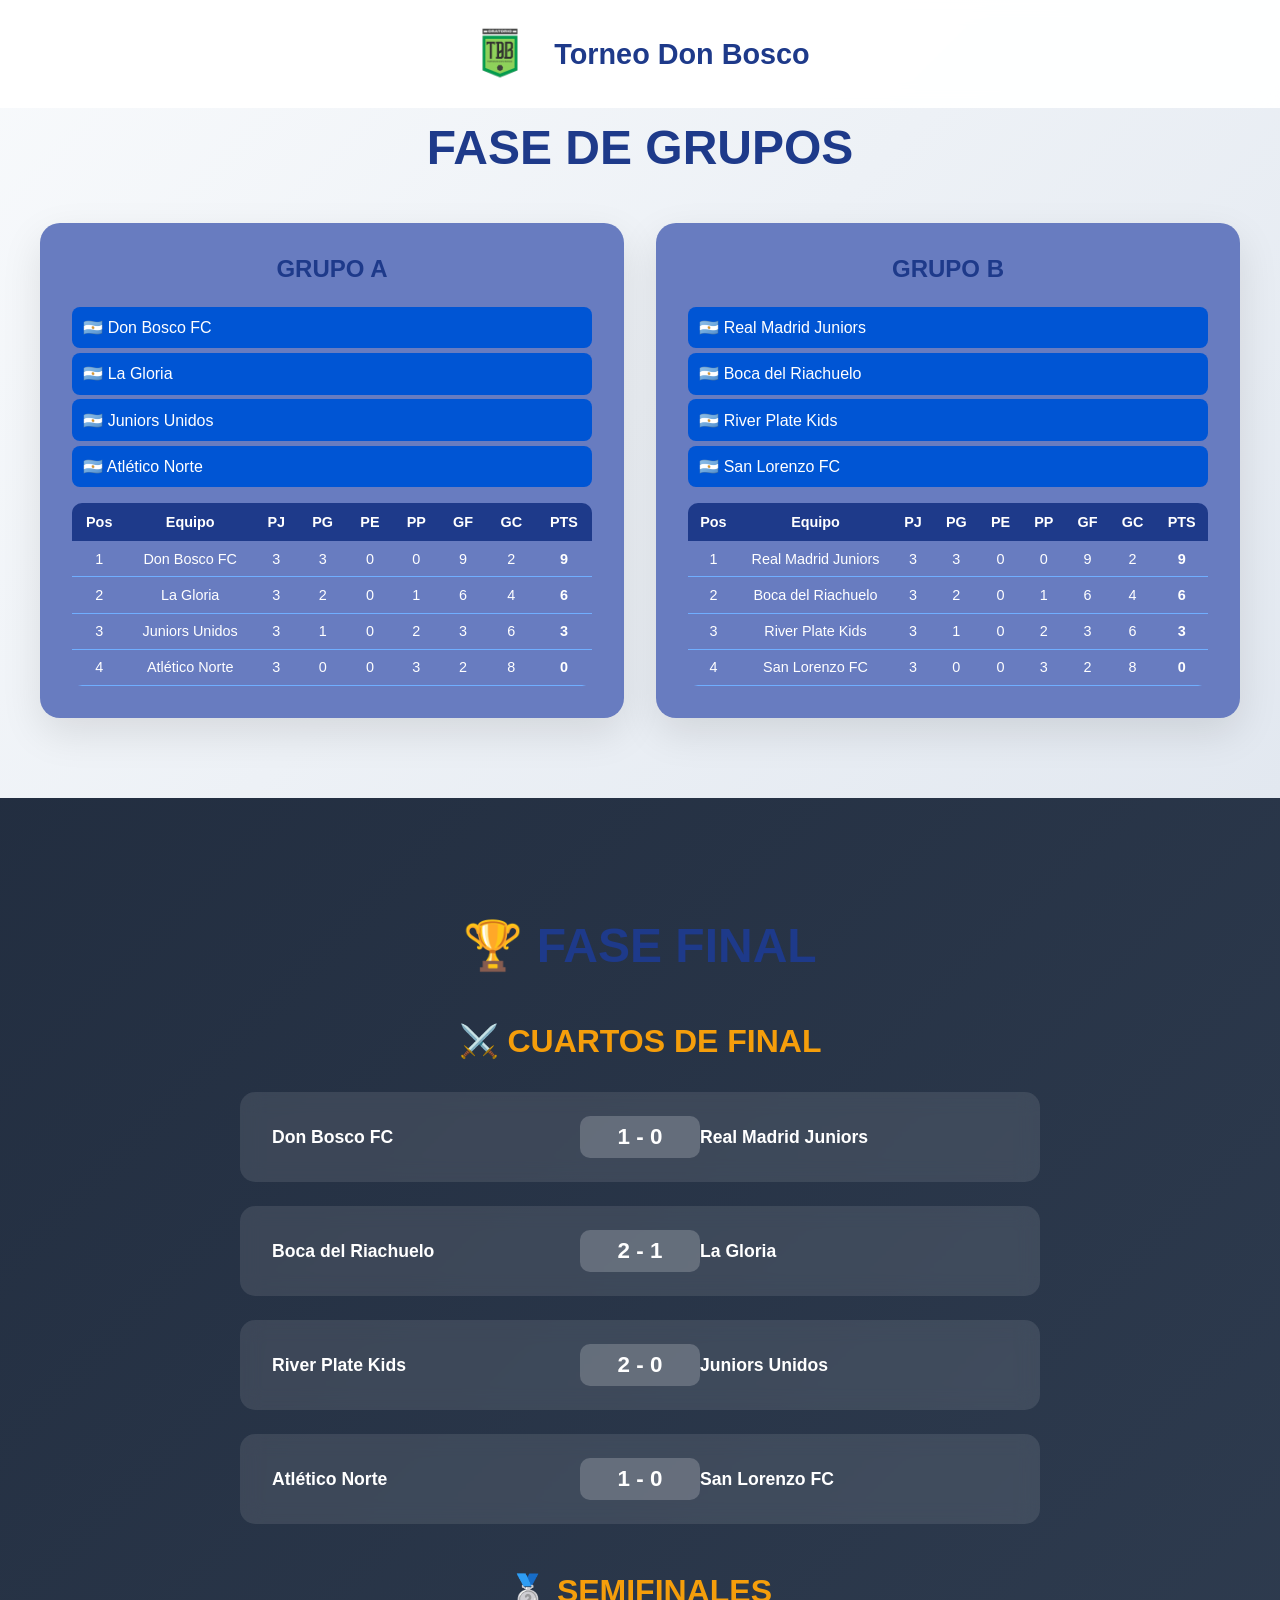
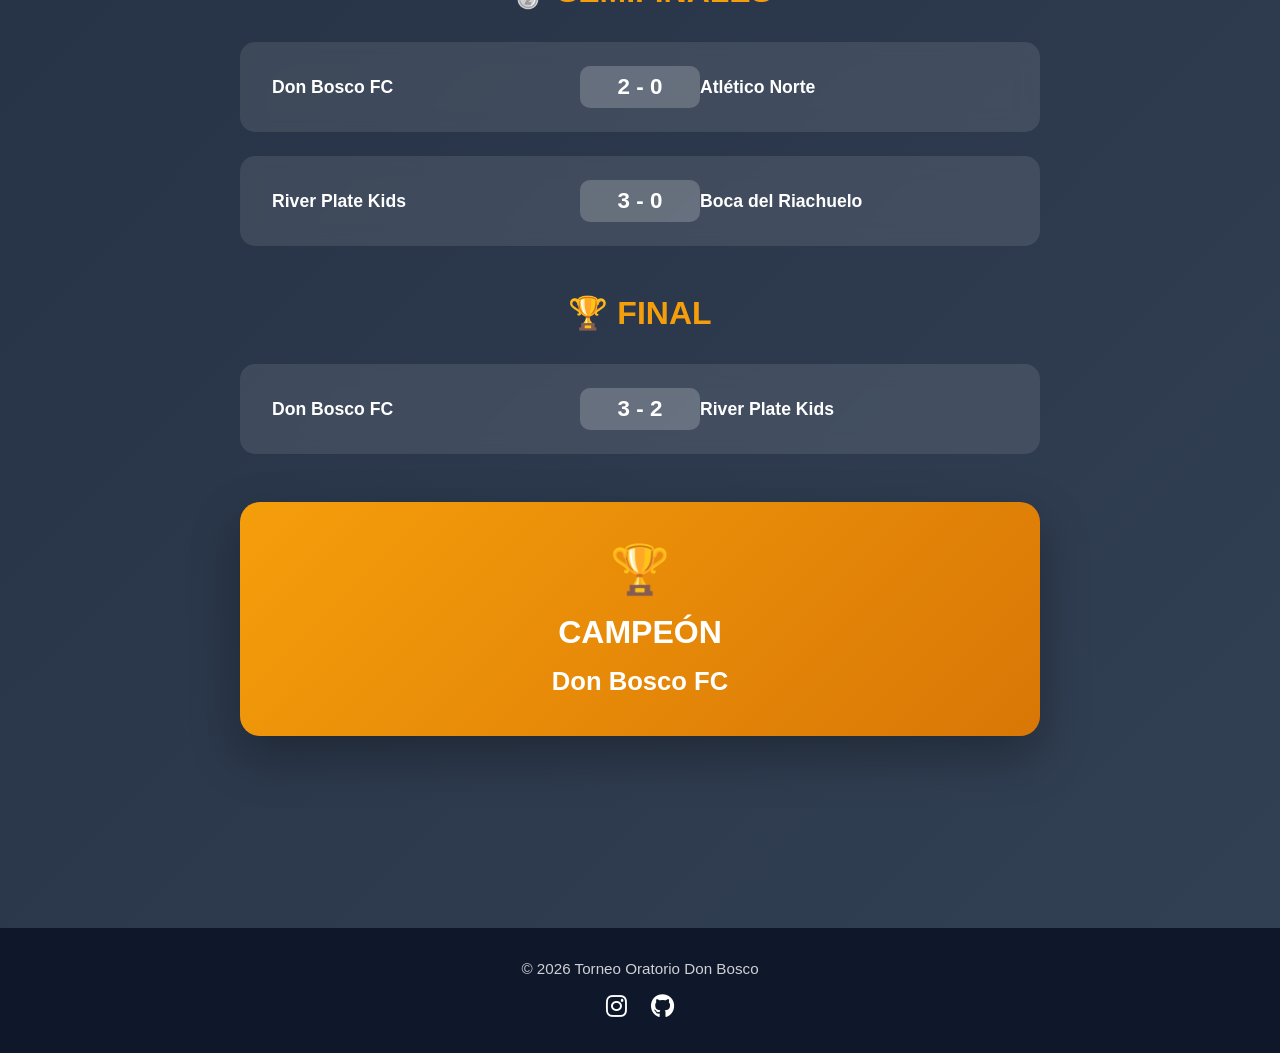
<file: torneo-don-bosco/cards/formato.html>
<!DOCTYPE html>
<html lang="es">
<head>
    <meta charset="UTF-8">
    <meta name="viewport" content="width=device-width, initial-scale=1.0">
    <title>Formato Torneo - Oratorio Don Bosco</title>
    
    <!-- Google Fonts -->
    <link href="/torneo-don-bosco/fonts/klop.zip" rel="stylesheet">
    
    <!-- Font Awesome -->
    <link rel="stylesheet" href="https://cdnjs.cloudflare.com/ajax/libs/font-awesome/6.4.2/css/all.min.css">
    
    <!-- CSS -->
    <link rel="stylesheet" href="../css/formato.css">
</head>
<body>
    <!-- HEADER SIMPLIFICADO -->
    <header class="header-simple">
    <nav class="nav-simple">
        <div class="nav-container">
            <a href="../index.html" class="nav-home nav-center">
                <img src="../img/iconos/logo - copia.png" alt="Logo Don Bosco" class="logo-simple">
                <span>Torneo Don Bosco</span>
            </a>
        </div>
    </nav>
</header>

    <main>
        <!-- SECCIÓN 1: FASE DE GRUPOS -->
        <section class="grupo-section">
            <div class="container">
                <h1 class="main-title">FASE DE GRUPOS</h1>
                <div class="grupos-grid">
                    <!-- GRUPO A -->
                    <div class="grupo-card">
                        <h2>GRUPO A</h2>
                        <div class="equipos-lista">
                            <div class="equipo-item">🇦🇷 Don Bosco FC</div>
                            <div class="equipo-item">🇦🇷 La Gloria</div>
                            <div class="equipo-item">🇦🇷 Juniors Unidos</div>
                            <div class="equipo-item">🇦🇷 Atlético Norte</div>
                        </div>
                        <div class="tabla-grupo">
                            <table>
                                <thead>
                                    <tr><th>Pos</th><th>Equipo</th><th>PJ</th><th>PG</th><th>PE</th><th>PP</th><th>GF</th><th>GC</th><th>PTS</th></tr>
                                </thead>
                                <tbody>
                                    <tr><td>1</td><td>Don Bosco FC</td><td>3</td><td>3</td><td>0</td><td>0</td><td>9</td><td>2</td><td><strong>9</strong></td></tr>
                                    <tr><td>2</td><td>La Gloria</td><td>3</td><td>2</td><td>0</td><td>1</td><td>6</td><td>4</td><td><strong>6</strong></td></tr>
                                    <tr><td>3</td><td>Juniors Unidos</td><td>3</td><td>1</td><td>0</td><td>2</td><td>3</td><td>6</td><td><strong>3</strong></td></tr>
                                    <tr><td>4</td><td>Atlético Norte</td><td>3</td><td>0</td><td>0</td><td>3</td><td>2</td><td>8</td><td><strong>0</strong></td></tr>
                                </tbody>
                            </table>
                        </div>
                    </div>

                    <!-- GRUPO B -->
                    <div class="grupo-card">
                        <h2>GRUPO B</h2>
                        <div class="equipos-lista">
                            <div class="equipo-item">🇦🇷 Real Madrid Juniors</div>
                            <div class="equipo-item">🇦🇷 Boca del Riachuelo</div>
                            <div class="equipo-item">🇦🇷 River Plate Kids</div>
                            <div class="equipo-item">🇦🇷 San Lorenzo FC</div>
                        </div>
                       <div class="tabla-grupo">
                            <table>
                                <thead>
                                    <tr><th>Pos</th><th>Equipo</th><th>PJ</th><th>PG</th><th>PE</th><th>PP</th><th>GF</th><th>GC</th><th>PTS</th></tr>
                                </thead>
                                <tbody>
                                    <tr><td>1</td><td>Real Madrid Juniors</td><td>3</td><td>3</td><td>0</td><td>0</td><td>9</td><td>2</td><td><strong>9</strong></td></tr>
                                    <tr><td>2</td><td>Boca del Riachuelo</td><td>3</td><td>2</td><td>0</td><td>1</td><td>6</td><td>4</td><td><strong>6</strong></td></tr>
                                    <tr><td>3</td><td>River Plate Kids</td><td>3</td><td>1</td><td>0</td><td>2</td><td>3</td><td>6</td><td><strong>3</strong></td></tr>
                                    <tr><td>4</td><td>San Lorenzo FC</td><td>3</td><td>0</td><td>0</td><td>3</td><td>2</td><td>8</td><td><strong>0</strong></td></tr>
                                </tbody>
                            </table>
                        </div>
                    </div>

                    <!-- GRUPO C y D similares -->
                </div>
            </div>
        </section>
<!-- Seccion Brackets -->
       <section class="matamatta-section">
    <div class="container">
        <h1 class="main-title">🏆 FASE FINAL</h1>

        <div class="bracket-container">

            <!-- CUARTOS -->
            <div class="round">
                <h3>⚔️ CUARTOS DE FINAL</h3>

                <div class="match">
    <div class="equipo">Don Bosco FC</div>
    
    <div class="resultado">1 - 0</div>
    
    <div class="equipo">Real Madrid Juniors</div>
</div>

                <div class="match">
    <div class="equipo">Boca del Riachuelo</div>
    
    <div class="resultado">2 - 1</div>
    
    <div class="equipo">La Gloria</div>
</div>
                <div class="match">
    <div class="equipo">River Plate Kids</div>
    
    <div class="resultado">2 - 0</div>
    
    <div class="equipo">Juniors Unidos</div>
</div>

                <div class="match">
    <div class="equipo">Atlético Norte</div>
    
    <div class="resultado">1 - 0</div>
    
    <div class="equipo">San Lorenzo FC</div>
</div>

            <!-- SEMIS -->
            <div class="round">
                <h3>🥈 SEMIFINALES</h3>

                <div class="match">
    <div class="equipo">Don Bosco FC</div>
    
    <div class="resultado">2 - 0</div>
    
    <div class="equipo">Atlético Norte</div>
</div>

                <div class="match">
    <div class="equipo">River Plate Kids</div>
    
    <div class="resultado">3 - 0</div>
    
    <div class="equipo">Boca del Riachuelo</div>
</div>
            </div>

            <!-- FINAL -->
            <div class="round">
                <h3>🏆 FINAL</h3>

                <div class="match">
    <div class="equipo">Don Bosco FC</div>
    
    <div class="resultado">3 - 2</div>
    
    <div class="equipo">River Plate Kids</div>
</div>
            </div>
                <div class="campeon-card">
                    <div class="trofeo">🏆</div>
                        <h2>CAMPEÓN</h2>
                            <p>Don Bosco FC</p>
</div>
        </div>
    </div>
</section>
<!-- FOOTER -->
    <footer class="footer">
    <div class="footer-container">

        <p class="footer-text">
            © 2026 Torneo Oratorio Don Bosco
        </p>

        <div class="social-links">
            <a href="https://www.instagram.com/torneosdonbosco_oratorio/" class="social-link">
                <i class="fab fa-instagram"></i>
            </a>

            <a href="https://github.com/nicololos06?tab=repositories" class="social-link">
                <i class="fab fa-github"></i>
            </a>
        </div>

    </div>
</footer>
    </main>

</body>
</html>
</file>
<file: torneo-don-bosco/css/styles.css>
/* ========================================
   RESET Y VARIABLES CSS
======================================== */
* {
    margin: 0;
    padding: 0;
    box-sizing: border-box;
}

:root {
    --primary-color: #1e3a8a;
    --secondary-color: #f59e0b;
    --accent-color: #10b981;
    --text-dark: #1f2937;
    --text-light: #6b7280;
    --bg-light: #f8fafc;
    --white: #ffffff;
    --shadow: 0 10px 30px rgba(0,0,0,0.1);
    --border-radius: 12px;
    --transition: all 0.3s ease;
}

body {
    font-family: 'Poppins', sans-serif;
    line-height: 1.6;
    color: var(--text-dark);
    overflow-x: hidden;
}

/* ========================================
   HEADER Y NAVIGATION
======================================== */
.header {
    position: fixed;
    top: 0;
    width: 100%;
    background: rgba(255,255,255,0.95);
    backdrop-filter: blur(10px);
    z-index: 1000;
    box-shadow: var(--shadow);
}

.navbar {
    padding: 1rem 0;
}

.nav-container {
    max-width: 1200px;
    margin: 0 auto;
    padding: 0 2rem;
    display: flex;
    justify-content: space-between;
    align-items: center;
}

.nav-logo {
    display: flex;
    align-items: center;
    gap: 0.5rem;
    font-size: 1.5rem;
    font-weight: 700;
    color: var(--primary-color);
}

.logo {
    height: 50px;
    width: auto;
}

.nav-menu {
    display: flex;
    list-style: none;
    gap: 2rem;
}

.nav-link {
    text-decoration: none;
    color: var(--text-dark);
    font-weight: 500;
    transition: var(--transition);
    display: flex;
    align-items: center;
    gap: 0.5rem;
}

.nav-link:hover {
    color: var(--primary-color);
    transform: translateY(-2px);
}

/* ========================================
   SECCIÓN HERO (CARRUSEL)
======================================== */
.hero-section {
    height: 100vh;
    min-height: 100vh;
    position: relative;
    overflow: hidden;
    display: flex;
    align-items: center;
}

.hero-carousel {
    position: relative;
    width: 100%;
    height: 100%;
}

.carousel-slide {
    position: absolute;
    top: 0;
    left: 0;
    width: 100%;
    height: 100%;
    opacity: 0;
    transition: opacity 0.5s ease;
}

.carousel-slide.active {
    opacity: 1;
}

.hero-image {
    width: 100vw;
    height: 100vh;
    object-fit: cover;
    object-position: center center; /* ✅ CENTRO */
    display: block;
}

.hero-content {
    position: absolute;
    top: 50%;
    left: 50%;
    transform: translate(-50%, -50%);
    text-align: center;
    color: var(--white);
    background: rgba(0,0,0,0.5);
    padding: 3rem;
    border-radius: var(--border-radius);
}

.hero-title {
    font-size: clamp(2.5rem, 5vw, 4rem);
    font-weight: 700;
    margin-bottom: 1rem;
    text-shadow: 2px 2px 4px rgba(0,0,0,0.5);
}

.hero-subtitle {
    font-size: 1.5rem;
    margin-bottom: 1.5rem;
    opacity: 0.9;
}

.hero-date {
    display: flex;
    align-items: center;
    gap: 0.5rem;
    font-size: 1.2rem;
    font-weight: 500;
}

.carousel-nav {
    position: absolute;
    top: 50%;
    width: 100%;
    display: flex;
    justify-content: space-between;
    padding: 0 3rem;
    transform: translateY(-50%);
    pointer-events: none;
    z-index: 10;
}

.carousel-btn {
    background: rgba(255,255,255,0.95) !important;
    border: 2px solid rgba(255,255,255,0.8) !important;
    width: 70px !important;
    height: 70px !important;
    border-radius: 50% !important;
    cursor: pointer !important;
    font-size: 1.8rem !important;
    color: var(--primary-color) !important;
    transition: var(--transition) !important;
    pointer-events: all !important;
    box-shadow: 0 10px 30px rgba(0,0,0,0.3) !important;
    display: flex !important;
    align-items: center !important;
    justify-content: center !important;
}

.carousel-btn:hover {
    background: var(--white) !important;
    transform: scale(1.15) !important;
    box-shadow: 0 15px 40px rgba(0,0,0,0.4) !important;
}.carousel-nav {
    position: absolute;
    top: 50%;
    width: 100%;
    display: flex;
    justify-content: space-between;
    padding: 0 3rem;
    transform: translateY(-50%);
    pointer-events: none;
    z-index: 10;
}

.carousel-btn {
    background: rgba(255,255,255,0.95) !important;
    border: 2px solid rgba(255,255,255,0.8) !important;
    width: 70px !important;
    height: 70px !important;
    border-radius: 50% !important;
    cursor: pointer !important;
    font-size: 1.8rem !important;
    color: var(--primary-color) !important;
    transition: var(--transition) !important;
    pointer-events: all !important;
    box-shadow: 0 10px 30px rgba(0,0,0,0.3) !important;
    display: flex !important;
    align-items: center !important;
    justify-content: center !important;
}

.carousel-btn:hover {
    background: var(--white) !important;
    transform: scale(1.15) !important;
    box-shadow: 0 15px 40px rgba(0,0,0,0.4) !important;
}

/* ========================================
   SECCIÓN CARDS 
======================================== */
.cards-grid {
    display: grid;
    grid-template-columns: 1fr 1fr;
    grid-template-rows: auto auto;
    gap: 3rem;
    max-width: 1000px;
    margin: 0 auto;
    padding: 0 2rem;
}

@media (max-width: 1024px) {
    .cards-grid {
        grid-template-columns: 1fr;
        grid-template-rows: auto auto auto auto;
        gap: 2.5rem;
    }
}
.card {
    background: var(--white);
    border-radius: var(--border-radius);
    overflow: hidden;
    box-shadow: var(--shadow);
    transition: var(--transition);
    cursor: pointer;
    max-height: 450px;
}

.card:hover {
    transform: translateY(-12px);
    box-shadow: 0 20px 40px rgba(0,0,0,0.15);
}

.card-header {
    height: 220px;
    overflow: hidden;
    position: relative;
}

.card-img {
    width: 100%;
    height: 100%;
    object-fit: cover;
    object-position: center center; /* ✅ CENTRO */
    transition: transform 0.6s ease;
}
.card h3 {
    position: absolute;
    bottom: 1rem;
    left: 1.5rem;
    color: var(--white);
    font-size: 1.3rem;
    font-weight: 600;
    background: rgba(0,0,0,0.6);
    padding: 0.5rem 1rem;
    border-radius: 20px;
}

.card-content {
    padding: 2rem;
    max-height: 160px;
    overflow: hidden;
    transition: var(--transition);
    display: flex;
    flex-direction: column;
    height: 100%;
}

.card.expanded .card-content {
    max-height: 350px;
}

.card-content p {
    flex-grow: 1;
    margin-bottom: 1.5rem;
}
.card-btn {
    position: relative;
    display: inline-flex;
    align-items: center;
    gap: 0.75rem;
    padding: 1rem 2rem;
    background: linear-gradient(145deg, 
        #1e40af 0%, 
        #3b82f6 50%, 
        #1d4ed8 100%);
    color: #ffffff !important;
    text-decoration: none !important;
    font-weight: 700;
    font-size: 0.95rem;
    text-transform: uppercase;
    letter-spacing: 1px;
    border: none;
    border-radius: 50px;
    margin-top: auto;
    transition: all 0.4s cubic-bezier(0.25, 0.46, 0.45, 0.94);
    box-shadow: 
        0 8px 25px rgba(30, 64, 175, 0.4),
        inset 0 1px 0 rgba(255,255,255,0.3);
    overflow: hidden;
    min-height: 50px;
    justify-content: center;
}

/* EFECTO FUTBOLERO ⚽ */
.card-btn::before {
    content: '';
    position: absolute;
    top: 0;
    left: -100%;
    width: 100%;
    height: 100%;
    background: linear-gradient(90deg, 
        transparent, 
        rgba(255,255,255,0.4), 
        transparent);
    transition: left 0.6s;
}

.card-btn:hover::before {
    left: 100%;
}

.card-btn:hover {
    transform: translateY(-5px) scale(1.05);
    box-shadow: 
        0 15px 35px rgba(30, 64, 175, 0.6),
        0 5px 15px rgba(59, 130, 246, 0.4),
        inset 0 1px 0 rgba(255,255,255,0.4);
    background: linear-gradient(145deg, 
        #1e3a8a 0%, 
        #2563eb 50%, 
        #1d4ed8 100%);
}

.card-btn:active {
    transform: translateY(-2px) scale(1.02);
}

/* ICONO ANIMADO */
.card-btn i {
    font-size: 1.2rem;
    transition: transform 0.3s ease;
}

.card-btn:hover i {
    transform: scale(1.2) rotate(10deg);
}

/* COSTURAS FUTBOLERAS */
.card-btn::after {
    content: '';
    position: absolute;
    top: 10px;
    left: 50%;
    transform: translateX(-50%);
    width: 60%;
    height: 2px;
    background: rgba(255,255,255,0.3);
    border-radius: 1px;
}

.card-btn::before {

    .card:hover {
    transform: translateY(-15px);
    box-shadow: 0 25px 50px rgba(0,0,0,0.2);
}

.card:hover .card-btn {
    animation: pulse 2s infinite;
}

@keyframes pulse {
    0% { box-shadow: 0 8px 25px rgba(30, 64, 175, 0.4); }
    50% { box-shadow: 0 12px 30px rgba(30, 64, 175, 0.6); }
    100% { box-shadow: 0 8px 25px rgba(30, 64, 175, 0.4); }
}.card:hover {
    transform: translateY(-15px);
    box-shadow: 0 25px 50px rgba(0,0,0,0.2);
}

.card:hover .card-btn {
    animation: pulse 2s infinite;
}

@keyframes pulse {
    0% { box-shadow: 0 8px 25px rgba(30, 64, 175, 0.4); }
    50% { box-shadow: 0 12px 30px rgba(30, 64, 175, 0.6); }
    100% { box-shadow: 0 8px 25px rgba(30, 64, 175, 0.4); }
}
}
/* RESPONSIVE */
@media (max-width: 768px) {
    .cards-grid {
        grid-template-columns: repeat(auto-fit, minmax(250px, 1fr));
        gap: 2rem;
    }
    
    .card {
        height: 380px;
    }
    
    .card-header {
        height: 220px;
    }
}

/* ========================================
   SECCIÓN GALERÍA
======================================== */
.gallery-section {
    padding: 100px 0;
}

.gallery-grid {
    display: grid;
    grid-template-columns: repeat(auto-fit, minmax(220px, 1fr));
    gap: 1.5rem;
    max-width: 1200px;
    margin: 0 auto;
    padding: 0 2rem;
}

.gallery-img {
    width: 100%;
    height: 250px;
    object-fit: cover;
    object-position: center center; 
    border-radius: var(--border-radius);
    transition: var(--transition);
    cursor: pointer;
    box-shadow: var(--shadow);
    display: block;
}
.gallery-img:hover {
    transform: scale(1.05) rotate(1deg);
    box-shadow: 0 20px 40px rgba(0,0,0,0.2);
}.gallery-grid {
    display: grid;
    grid-template-columns: repeat(auto-fit, minmax(220px, 1fr));
    gap: 1.5rem;
    max-width: 1200px;
    margin: 0 auto;
    padding: 0 2rem;
}

.gallery-img {
    width: 100%;
    height: 250px;
    object-fit: cover;
    object-position: center center; 
    border-radius: var(--border-radius);
    transition: var(--transition);
    cursor: pointer;
    box-shadow: var(--shadow);
    display: block;
}
.gallery-img:hover {
    transform: scale(1.05) rotate(1deg);
    box-shadow: 0 20px 40px rgba(0,0,0,0.2);
}

/* ========================================
   SECCIÓN CONTACTO
======================================== */
.contact-section {
    padding: 100px 0;
    background: var(--bg-light);
}

.contact-form {
    max-width: 800px;
    margin: 0 auto;
    background: var(--white);
    padding: 3rem;
    border-radius: var(--border-radius);
    box-shadow: var(--shadow);
}

.form-row {
    display: grid;
    grid-template-columns: 1fr 1fr;
    gap: 2rem;
    margin-bottom: 2rem;
}

.form-group {
    display: flex;
    flex-direction: column;
}

.form-group label {
    font-weight: 600;
    margin-bottom: 0.5rem;
    color: var(--text-dark);
}

.form-group input,
.form-group select,
.form-group textarea {
    padding: 1rem;
    border: 2px solid rgba(25, 121, 33, 0.467)  }

.section-title {
    text-align: center;
    font-size: clamp(2.5rem, 6vw, 3.5rem);
    font-weight: 700;
    color: var(--primary-color);
    margin-bottom: 4rem;
    position: relative;
}

.section-title::after {
    content: '';
    display: block;
    width: 80px;
    height: 4px;
    background: linear-gradient(90deg, var(--secondary-color), var(--accent-color));
    margin: 1rem auto 0;
    border-radius: 2px;
}

/* RADIO BUTTONS */
.radio-label {
    display: flex;
    align-items: center;
    gap: 0.5rem;
    background: #f1f5f9;
    padding: 0.6rem 1rem;
    border-radius: 10px;
    cursor: pointer;
    transition: 0.3s;
}

.radio-label:hover {
    background: #e2e8f0;
}

.radio-label input {
    accent-color: #1e3a8a;
}

/* BOTÓN WHATSAPP */
.btn-submit {
    background: #25D366;
    color: white;
    padding: 0.8rem 1.5rem;
    border-radius: 10px;
    border: none;
    font-weight: bold;
    cursor: pointer;
    transition: 0.3s;
}

.btn-submit:hover {
    background: #1ebe5d;
    transform: scale(1.05);
}

/* BOTÓN RESET */
.btn-reset {
    background: #e5e7eb;
    padding: 0.8rem 1.5rem;
    border-radius: 10px;
    border: none;
    cursor: pointer;
}
/* ========================= */
/* FOOTER */
/* ========================= */

.footer {
    width: 100%;
    background: #0f172a;
    color: white;
    padding: 2rem 1rem;
    margin-top: 4rem;
}

.footer-container {
    max-width: 1200px;
    margin: auto;
    display: flex;
    flex-direction: column;
    align-items: center;
    gap: 1rem;
}

/* TEXTO */
.footer-text {
    font-size: 0.95rem;
    opacity: 0.8;
}

/* REDES */
.social-links {
    display: flex;
    gap: 1.5rem;
}

.social-link {
    color: white;
    font-size: 1.5rem;
    transition: all 0.3s ease;
}

/* HOVER PRO */
.social-link:hover {
    color: #f59e0b;
    transform: scale(1.2);
}

/* RESPONSIVE */
@media (max-width: 768px) {
    .footer {
        padding: 1.5rem 1rem;
    }

    .social-link {
        font-size: 1.3rem;
    }
}

/* GALERÍA RESPONSIVE */
@media (max-width: 768px) {
    .gallery-grid {
        grid-template-columns: repeat(2, 1fr);
        gap: 1rem;
    }
    
    .gallery-img {
        height: 200px;
        object-position: center center;
    }
}

@media (max-width: 480px) {
    .gallery-grid {
        grid-template-columns: 1fr;
    }
    
    .gallery-img {
        height: 220px;
    }
}

/* ========================================
   RESPONSIVE COMPLETO - BREAKPOINTS
======================================== */

/* MOBILE FIRST - 360px */
@media (max-width: 480px) {
    .nav-container {
        padding: 0 1rem;
        flex-direction: column;
        gap: 1rem;
    }
    
    .nav-menu {
        gap: 1.5rem;
    }
    
    .nav-link {
        font-size: 1.2rem;
    }
    
    .hero-content {
        padding: 2rem 1.5rem;
        max-width: 90%;
    }
    
    .hero-title {
        font-size: 2rem;
    }
    
    .carousel-btn {
        width: 50px !important;
        height: 50px !important;
        font-size: 1.2rem !important;
    }
    
    .cards-grid {
        grid-template-columns: 1fr;
        gap: 2rem;
    }
    
    .card {
        max-height: none;
    }
    
    .card-header {
        height: 200px;
    }
    
    .gallery-grid {
        grid-template-columns: 1fr;
        gap: 1rem;
    }
    
    .gallery-img {
        height: 220px;
    }
    
    .contact-form {
        padding: 2rem 1.5rem;
    }
    
    .form-row {
        grid-template-columns: 1fr;
        gap: 1.5rem;
    }
    
    .section-title {
        font-size: 2rem;
        margin-bottom: 2.5rem;
    }
    
    .container {
        padding: 0 1rem;
    }
}

/* TABLET - 768px */
@media (min-width: 481px) and (max-width: 768px) {
    .nav-container {
        padding: 0 1.5rem;
    }
    
    .hero-content {
        padding: 2.5rem;
    }
    
    .cards-grid {
        grid-template-columns: repeat(2, 1fr);
        gap: 2rem;
    }
    
    .gallery-grid {
        grid-template-columns: repeat(2, 1fr);
        gap: 1.2rem;
    }
    
    .gallery-img {
        height: 230px;
    }
    
    .form-row {
        grid-template-columns: 1fr;
    }
    
    .contact-form {
        padding: 2.5rem;
        margin: 0 1rem;
    }
}

/* TABLET GRANDE - 1024px */
@media (min-width: 769px) and (max-width: 1024px) {
    .nav-container {
        padding: 0 2rem;
    }
    
    .cards-grid {
        grid-template-columns: repeat(2, 1fr);
        gap: 2.5rem;
    }
    
    .gallery-grid {
        grid-template-columns: repeat(3, 1fr);
        gap: 1.5rem;
    }
    
    .hero-content {
        padding: 2.5rem;
        max-width: 80%;
    }
    
    .carousel-btn {
        width: 60px !important;
        height: 60px !important;
    }
}

/* DESKTOP - 1025px+ */
@media (min-width: 1025px) {
    .cards-grid {
        grid-template-columns: 1fr 1fr;
        gap: 3rem;
    }
    
    .gallery-grid {
        grid-template-columns: repeat(4, 1fr);
    }
}

/* HEADER FIJO RESPONSIVE */
@media (max-width: 768px) {
    .header {
        padding: 0.5rem 0;
    }
    
    .nav-logo {
        font-size: 1.3rem;
    }
    
    .logo {
        height: 40px;
    }
    
    .nav-menu {
        gap: 1rem;
    }
    
    .nav-link i {
        font-size: 1.3rem;
    }
}

/* SECCIONES FULL HEIGHT RESPONSIVE */
@media (max-width: 768px) {
    .hero-section {
        height: 100vh;
        min-height: 100vh;
    }
    
    .cards-section,
    .gallery-section,
    .contact-section {
        padding: 80px 0;
    }
}

/* BOTONES RESPONSIVE */
@media (max-width: 480px) {
    .card-btn {
        padding: 0.9rem 1.5rem;
        font-size: 0.9rem;
    }
    
    .btn-submit,
    .btn-reset {
        padding: 1rem 2rem;
        font-size: 1rem;
        flex: 1;
    }
    
    .form-actions {
        flex-direction: column;
        gap: 1rem;
    }
}

/* FORMULARIO RESPONSIVE */
@media (max-width: 768px) {
    .form-group select,
    .form-group input,
    .form-group textarea {
        padding: 1rem;
        font-size: 1rem;
    }
    
    .form-options {
        display: grid;
        grid-template-columns: 1fr 1fr;
        gap: 1rem;
    }
    
    .checkbox-label {
        display: flex;
        align-items: center;
        gap: 0.5rem;
        font-size: 0.95rem;
    }
}

/* FOOTER RESPONSIVE */
@media (max-width: 768px) {
    .footer {
        text-align: center;
        padding: 2rem 1rem;
    }
    
    .social-links {
        margin-top: 1rem;
    }
    
    .social-links a {
        font-size: 1.5rem;
        margin: 0 0.5rem;
    }
}

/* ANIMACIONES OPTIMIZADAS MOBILE */
@media (max-width: 768px) {
    .card:hover,
    .gallery-img:hover {
        transform: none;
        box-shadow: var(--shadow);
    }
    
    .card-btn:hover {
        transform: translateY(-2px);
    }
}
</file>
<file: docs/css/formato.css>
/* ========================= */
/* FASE DE GRUPOS */
/* ========================= */

.grupo-section {
    background: linear-gradient(135deg, #f8fafc, #e2e8f0);
    padding: 120px 20px 80px;
}

.grupos-grid {
    display: grid;
    grid-template-columns: repeat(auto-fit, minmax(350px, 1fr));
    gap: 2rem;
    max-width: 1200px;
    margin: auto;
}

.grupo-card {
    background: rgb(104, 124, 192);
    border-radius: 20px;
    padding: 2rem;
    box-shadow: 0 15px 40px rgba(0,0,0,0.1);
}

/* TITULO GRUPO */
.grupo-card h2 {
    text-align: center;
    color: #1e3a8a;
    margin-bottom: 1.5rem;
}

/* LISTA EQUIPOS */
.equipo-item {
    padding: 0.7rem;
    margin: 0.3rem 0;
    background: #0055d4;
    border-radius: 8px;
    font-weight: 500;
}

/* TABLA */
.tabla-grupo table {
    width: 100%;
    border-collapse: collapse;
    margin-top: 1rem;
    overflow: hidden;
    border-radius: 10px;
}

/* ENCABEZADO */
.tabla-grupo th {
    background: #1e3a8a;
    color: rgb(255, 255, 255);
    padding: 0.7rem;
    font-size: 0.9rem;
}

/* CELDAS */
.tabla-grupo td {
    text-align: center;
    padding: 0.6rem;
    border-bottom: 1px solid #70aeff;
    font-size: 0.9rem;
}

/* HOVER */
.tabla-grupo tr:hover {
    background: #52a8ff;
}




/* RESET */
* {
    margin: 0;
    padding: 0;
    box-sizing: border-box;
}

/* BODY */
body {
    font-family: Arial, sans-serif;
    background: linear-gradient(135deg, #1e293b, #334155);
    color: white;
}

/* HEADER */
.header-simple {
    position: fixed;
    top: 0;
    width: 100%;
    background: rgba(255,255,255,0.95);
    backdrop-filter: blur(10px);
    z-index: 1000;
}

.nav-container {
    display: flex;
    justify-content: center;
    align-items: center;
    padding: 1.5rem;
}

.nav-home {
    display: flex;
    align-items: center;
    gap: 1.5rem;
    color: #1e3a8a;
    text-decoration: none;
    font-weight: 700;
    font-size: 1.8rem;
}
.logo-simple {
    height: 60px;
}

/* SECCIONES */
.matamatta-section {
    padding: 120px 20px 80px;
    min-height: 100vh;
}

.main-title {
    text-align: center;
    font-size: 3rem;
    margin-bottom: 3rem;
    color: #1e3a8a;
}

/* BRACKET */
.bracket-container {
    max-width: 800px;
    margin: auto;
}

/* RONDAS */
.round {
    margin: 3rem 0;
}

.round h3 {
    text-align: center;
    margin-bottom: 2rem;
    color: #f59e0b;
    font-size: 2rem;
}

/* MATCH */
.match {
    display: flex;
    align-items: center;
    justify-content: space-between;
    padding: 1.5rem 2rem;
    background: rgba(255,255,255,0.1);
    margin: 1.5rem 0;
    border-radius: 15px;
    backdrop-filter: blur(10px);
    transition: 0.3s;
}

.match:hover {
    transform: scale(1.02);
}

/* EQUIPOS */
.equipo {
    flex: 1;
    font-weight: 600;
    font-size: 1.1rem;
}

/* RESULTADO CENTRADO */
.resultado {
    flex: 0 0 120px;
    text-align: center;
    font-size: 1.4rem;
    font-weight: 700;
    background: rgba(255,255,255,0.2);
    padding: 0.5rem 1rem;
    border-radius: 10px;
}

/* FINAL */
.final-match {
    flex-direction: column;
    gap: 1.5rem;
    text-align: center;
}

/* CAMPEÓN CARD */
.campeon-card {
    margin-top: 3rem;
    padding: 2.5rem;
    text-align: center;
    background: linear-gradient(135deg, #f59e0b, #d97706);
    border-radius: 20px;
    color: white;
    box-shadow: 0 20px 50px rgba(0,0,0,0.3);
    animation: fadeIn 1s ease;
}

.campeon-card .trofeo {
    font-size: 3rem;
    margin-bottom: 1rem;
}

.campeon-card h2 {
    font-size: 2rem;
    margin-bottom: 1rem;
}

.campeon-card p {
    font-size: 1.6rem;
    font-weight: bold;
}

/* ========================= */
/* FOOTER */
/* ========================= */

.footer {
    width: 100%;
    background: #0f172a;
    color: white;
    padding: 2rem 1rem;
    margin-top: 4rem;
}

.footer-container {
    max-width: 1200px;
    margin: auto;
    display: flex;
    flex-direction: column;
    align-items: center;
    gap: 1rem;
}

/* TEXTO */
.footer-text {
    font-size: 0.95rem;
    opacity: 0.8;
}

/* REDES */
.social-links {
    display: flex;
    gap: 1.5rem;
}

.social-link {
    color: white;
    font-size: 1.5rem;
    transition: all 0.3s ease;
}

/* HOVER PRO */
.social-link:hover {
    color: #f59e0b;
    transform: scale(1.2);
}

/* RESPONSIVE */
@media (max-width: 768px) {
    .footer {
        padding: 1.5rem 1rem;
    }

    .social-link {
        font-size: 1.3rem;
    }
}/* ========================= */
/* FOOTER */
/* ========================= */

.footer {
    width: 100%;
    background: #0f172a;
    color: white;
    padding: 2rem 1rem;
    margin-top: 4rem;
}

.footer-container {
    max-width: 1200px;
    margin: auto;
    display: flex;
    flex-direction: column;
    align-items: center;
    gap: 1rem;
}

/* TEXTO */
.footer-text {
    font-size: 0.95rem;
    opacity: 0.8;
}

/* REDES */
.social-links {
    display: flex;
    gap: 1.5rem;
}

.social-link {
    color: white;
    font-size: 1.5rem;
    transition: all 0.3s ease;
}

/* HOVER PRO */
.social-link:hover {
    color: #f59e0b;
    transform: scale(1.2);
}

/* RESPONSIVE */
@media (max-width: 768px) {
    .footer {
        padding: 1.5rem 1rem;
    }

    .social-link {
        font-size: 1.3rem;
    }
}

/* ANIMACIÓN */
@keyframes fadeIn {
    from {
        opacity: 0;
        transform: translateY(20px);
    }
    to {
        opacity: 1;
        transform: translateY(0);
    }
}

/* ========================= */
/* RESPONSIVE GENERAL */
/* ========================= */

@media (max-width: 1024px) {
    .grupos-grid {
        grid-template-columns: 1fr;
    }
}

/* ========================= */
/* MOBILE */
/* ========================= */

@media (max-width: 768px) {

    /* TITULOS */
    .main-title {
        font-size: 1.8rem;
        text-align: center;
    }

    /* HEADER */
    .nav-home {
        font-size: 1.3rem;
        gap: 0.8rem;
    }

    .logo-simple {
        height: 45px;
    }

    /* GRUPOS */
    .grupo-card {
        padding: 1.2rem;
    }

    .equipo-item {
        font-size: 0.9rem;
    }

    /* TABLAS SCROLL */
    .tabla-grupo {
        overflow-x: auto;
    }

    .tabla-grupo table {
        min-width: 600px;
    }

    @media (max-width: 768px) {

    .tabla-grupo {
        overflow-x: hidden; 
    }

    .tabla-grupo table {
        width: 100%;
        min-width: unset; 
        font-size: 0.75rem; 
    }

    .tabla-grupo th,
    .tabla-grupo td {
        padding: 0.4rem;
        text-align: center;
    }

    .tabla-grupo td:nth-child(3),
    .tabla-grupo td:nth-child(4),
    .tabla-grupo td:nth-child(5),
    .tabla-grupo td:nth-child(6),
    .tabla-grupo td:nth-child(7),
    .tabla-grupo td:nth-child(8) {
        font-size: 0.7rem;
    }

    .tabla-grupo td:nth-child(2) {
        font-size: 0.8rem;
        font-weight: 600;
    }
}
    /* ========================= */
    /* PARTIDOS (MATA-MATA) */
    /* ========================= */

    .bracket-container {
        display: flex;
        flex-direction: column;
        gap: 2rem;
    }

    .round {
        width: 100%;
    }

    .match {
        flex-direction: column;
        gap: 0.5rem;
        padding: 0.8rem;
        text-align: center;
    }

    .equipo {
        font-size: 0.9rem;
    }

    .resultado {
        font-size: 1.1rem;
        font-weight: bold;
    }

    /* CAMPEON */
    .campeon-card {
        text-align: center;
        padding: 1.5rem;
    }

    .campeon-card h2 {
        font-size: 1.5rem;
    }

    /* FOOTER */
    .footer {
        text-align: center;
        padding: 1.5rem 1rem;
    }

    .social-links {
        justify-content: center;
    }
}
</file>
<file: docs/css/premios.css>
/* RESET */
* {
    margin: 0;
    padding: 0;
    box-sizing: border-box;
}

/* BODY */
body {
    font-family: Arial, sans-serif;
    background: linear-gradient(135deg, #1e293b, #334155);
    color: white;
}

/* HEADER */
.header-simple {
    position: fixed;
    top: 0;
    width: 100%;
    background: white;
    z-index: 1000;
}

.nav-container {
    display: flex;
    justify-content: center;
    padding: 1.5rem;
}

.nav-home {
    display: flex;
    align-items: center;
    gap: 1rem;
    color: #1e3a8a;
    font-size: 1.6rem;
    text-decoration: none;
    font-weight: bold;
}

.logo-simple {
    height: 55px;
}

/* SECCIÓN */
.premios-section {
    padding: 140px 20px 60px;
    max-width: 1200px;
    margin: auto;
}

/* TITULO */
.main-title {
    text-align: center;
    font-size: 2.5rem;
    margin-bottom: 3rem;
    color: #f59e0b;
}

/* GRID */
.premios-grid {
    display: grid;
    grid-template-columns: repeat(2, 1fr);
    gap: 2rem;
}

/* CARD */
.premio-card {
    position: relative;
    border-radius: 20px;
    overflow: hidden;
    cursor: pointer;
}

.premio-card img {
    width: 100%;
    height: 300px;
    object-fit: cover;
    transition: 0.4s;
}

/* OVERLAY */
.premio-info {
    position: absolute;
    bottom: 0;
    width: 100%;
    padding: 1.5rem;
    background: linear-gradient(transparent, rgba(0,0,0,0.8));
}

.premio-info h2 {
    margin-bottom: 0.5rem;
}

/* HOVER PRO */
.premio-card:hover img {
    transform: scale(1.1);
}
/* GRID */
.premios-grid {
    display: grid;
    grid-template-columns: repeat(4, 1fr);
    gap: 1.5rem;
}

/* CARD */
.premio-card {
    position: relative;
    overflow: hidden;
    border-radius: 15px;
    cursor: pointer;
    transition: 0.4s;
}

.premio-card img {
    width: 100%;
    height: 250px;
    object-fit: cover;
    transition: 0.4s;
}

/* OVERLAY */
.overlay {
    position: absolute;
    bottom: 0;
    width: 100%;
    padding: 1rem;
    background: linear-gradient(transparent, rgba(0,0,0,0.9));
    opacity: 0;
    transition: 0.4s;
}

/* HOVER TIPO NETFLIX */
.premio-card:hover {
    transform: scale(1.08);
    z-index: 10;
}

.premio-card:hover img {
    transform: scale(1.15);
}

.premio-card:hover .overlay {
    opacity: 1;
}

/* CAMPEÓN DESTACADO */
.destacado {
    grid-column: span 2;
    border: 3px solid gold;
    box-shadow: 0 0 20px gold;
}

.destacado img {
    height: 300px;
}

/* MODAL */
.modal {
    display: none;
    position: fixed;
    top: 0;
    left: 0;
    width: 100%;
    height: 100%;
    background: rgba(0,0,0,0.8);
    justify-content: center;
    align-items: center;
}

.modal-content {
    background: #1e293b;
    padding: 2rem;
    border-radius: 15px;
    text-align: center;
    color: white;
    animation: aparecer 0.3s ease;
}

@keyframes aparecer {
    from {
        transform: scale(0.7);
        opacity: 0;
    }
    to {
        transform: scale(1);
        opacity: 1;
    }
}

.cerrar {
    position: absolute;
    top: 20px;
    right: 30px;
    font-size: 2rem;
    cursor: pointer;
}

/* FOOTER GLOBAL */
.footer {
    width: 100%;
    background: #0f172a;
    color: white;
    padding: 2rem 1rem;
    margin-top: 4rem;
}

.footer-container {
    max-width: 1200px;
    margin: auto;
    display: flex;
    flex-direction: column;
    align-items: center;
    gap: 1rem;
}

/* TEXTO */
.footer-text {
    font-size: 0.95rem;
    opacity: 0.8;
    text-align: center;
}

/* REDES */
.social-links {
    display: flex;
    gap: 1.5rem;
}

.social-link {
    color: white;
    font-size: 1.5rem;
    transition: all 0.3s ease;
}

/* HOVER */
.social-link:hover {
    color: #f59e0b;
    transform: scale(1.2);
}
/* RESPONSIVE */
@media (max-width: 768px) {
    .premios-grid {
        grid-template-columns: 1fr;
    }

    .destacado {
        grid-column: span 1;
    }
}

@media (max-width: 768px) {
    .premios-grid {
        grid-template-columns: 1fr;
    }

    .premio-card img {
        height: 220px;
    }

    .main-title {
        font-size: 1.8rem;
    }
}
</file>
<file: docs/css/reglamento.css>
/* RESET */
* {
    margin: 0;
    padding: 0;
    box-sizing: border-box;
}

/* BODY */
body {
    font-family: Arial, sans-serif;
    background: linear-gradient(135deg, #1e293b, #334155);
    color: white;
}

/* HEADER */
.header-simple {
    position: fixed;
    top: 0;
    width: 100%;
    background: white;
    z-index: 1000;
}

.nav-container {
    display: flex;
    justify-content: center;
    align-items: center;
    padding: 1.5rem;
}

.nav-home {
    display: flex;
    align-items: center;
    gap: 1rem;
    color: #1e3a8a;
    text-decoration: none;
    font-weight: bold;
    font-size: 1.6rem;
}

.logo-simple {
    height: 55px;
}

/* SECCIÓN */
.reglamento-section {
    padding: 140px 20px 60px;
    max-width: 900px;
    margin: auto;
}

/* TITULO */
.main-title {
    text-align: center;
    font-size: 2.5rem;
    margin-bottom: 2rem;
    color: #f59e0b;
}

/* CARD */
.reglamento-card {
    background: rgba(255,255,255,0.1);
    padding: 2rem;
    border-radius: 20px;
    backdrop-filter: blur(10px);
}

/* TITULOS INTERNOS */
.reglamento-card h2 {
    margin-top: 1.5rem;
    color: #f59e0b;
}

/* LISTAS */
.reglamento-card ul {
    margin-top: 0.5rem;
    padding-left: 1.5rem;
}

.reglamento-card li {
    margin-bottom: 0.5rem;
}

/* FOOTER */
.footer {
    background: #0f172a;
    padding: 2rem;
    margin-top: 3rem;
}

.footer-container {
    display: flex;
    flex-direction: column;
    align-items: center;
    gap: 1rem;
    color: white;
}

.social-links {
    display: flex;
    gap: 1rem;
}

.social-link {
    color: white;
    font-size: 1.5rem;
}

/* APP REGLAMENTO */
.reglamento-app {
    max-width: 800px;
    margin: auto;
    padding: 120px 20px 50px;
}

/* ITEM */
.regla {
    margin-bottom: 1rem;
    border-radius: 15px;
    overflow: hidden;
    background: rgba(255,255,255,0.1);
}

/* HEADER */
.regla-header {
    width: 100%;
    padding: 1rem;
    font-size: 1.2rem;
    font-weight: bold;
    background: #1e3a8a;
    color: white;
    border: none;
    display: flex;
    justify-content: space-between;
    align-items: center;
    cursor: pointer;
    transition: 0.3s;
}

.regla-header:hover {
    background: #1d4ed8;
}

/* BODY */
.regla-body {
    max-height: 0;
    overflow: hidden;
    transition: max-height 0.4s ease;
    padding: 0 1rem;
}

.regla-body ul {
    padding: 1rem 0;
}

.regla-body li {
    margin-bottom: 0.5rem;
}

/* ACTIVO */
.regla.active .regla-body {
    max-height: 200px;
}

.regla.active .regla-header span {
    transform: rotate(45deg);
}

/* RESPONSIVE */
@media (max-width: 768px) {
    .regla-header {
        font-size: 1rem;
    }
}

@media (max-width: 768px) {
    .main-title {
        font-size: 1.8rem;
    }

    .nav-home {
        font-size: 1.3rem;
    }

    .logo-simple {
        height: 45px;
    }
}
</file>
<file: torneo-don-bosco/css/fechas.css>
/* RESET */
* {
    margin: 0;
    padding: 0;
    box-sizing: border-box;
}

/* BODY */
body {
    font-family: Arial, sans-serif;
    background: linear-gradient(135deg, #1e293b, #334155);
    color: white;
}

/* HEADER */
.header-simple {
    position: fixed;
    top: 0;
    width: 100%;
    background: white; /* ← sólido */
    z-index: 1000;
    box-shadow: 0 2px 10px rgba(0,0,0,0.1);
}

.nav-container {
    display: flex;
    justify-content: center;
    align-items: center;
    padding: 1.5rem;
}

.nav-home {
    display: flex;
    align-items: center;
    gap: 1.5rem;
    color: #1e3a8a;
    text-decoration: none;
    font-weight: 700;
    font-size: 1.8rem;
}

.logo-simple {
    height: 60px;
}

/* SECCIÓN */
.calendario-section {
    padding: 120px 20px 50px;
    max-width: 900px;
    margin: auto;
}

/* TITULO */
.main-title {
    text-align: center;
    font-size: 2.5rem;
    margin-bottom: 3rem;
    color: #f59e0b;
}

/* CARD FECHA */
.fecha-card {
    background: rgba(255,255,255,0.1);
    padding: 2rem;
    border-radius: 15px;
    margin-bottom: 2rem;
}

.fecha-card h2 {
    margin-bottom: 1.5rem;
    color: #1e3a8a;
}

/* PARTIDOS */
.partido {
    display: flex;
    justify-content: space-between;
    align-items: center;
    background: rgba(255,255,255,0.15);
    padding: 1rem;
    border-radius: 10px;
    margin-bottom: 1rem;
    position: relative;
}

.partido strong {
    font-size: 1.2rem;
}

/* HORA */
.hora {
    position: absolute;
    right: 15px;
    bottom: -18px;
    font-size: 0.8rem;
    opacity: 0.8;
}

/* HOVER */
.partido:hover {
    transform: scale(1.02);
    transition: 0.3s;
}

/* BOTONES FECHAS */
.fechas-nav {
    display: flex;
    flex-wrap: wrap;
    justify-content: center;
    gap: 1rem;
    margin-bottom: 2rem;
}

.fechas-nav button {
    padding: 0.8rem 1.5rem;
    border: none;
    border-radius: 20px;
    background: #f59e0b;
    color: white;
    font-weight: bold;
    cursor: pointer;
    transition: 0.3s;
}

.fechas-nav button:hover {
    background: #d97706;
    transform: scale(1.05);
}

/* OCULTAR FECHAS */
.fecha {
    display: none;
}

.calendario-section {
    padding-top: 120px;
}

/* ANIMACIÓN FECHAS */
.fecha {
    display: none;
    opacity: 0;
    transform: translateY(20px);
    transition: all 0.4s ease;
}

.fecha.activa {
    display: block;
    opacity: 1;
    transform: translateY(0);
}

/* BOTÓN ACTIVO */
.fechas-nav button.activo {
    background: #1e3a8a;
    transform: scale(1.1);
    box-shadow: 0 5px 20px rgba(0,0,0,0.3);
}

/* HOVER MÁS SUAVE */
.fechas-nav button {
    transition: all 0.3s ease;
}

/* ========================= */
/* FOOTER */
/* ========================= */

.footer {
    width: 100%;
    background: #0f172a;
    color: white;
    padding: 2rem 1rem;
    margin-top: 4rem;
}

.footer-container {
    max-width: 1200px;
    margin: auto;
    display: flex;
    flex-direction: column;
    align-items: center;
    gap: 1rem;
}

/* TEXTO */
.footer-text {
    font-size: 0.95rem;
    opacity: 0.8;
}

/* REDES */
.social-links {
    display: flex;
    gap: 1.5rem;
}

.social-link {
    color: white;
    font-size: 1.5rem;
    transition: all 0.3s ease;
}

/* HOVER PRO */
.social-link:hover {
    color: #f59e0b;
    transform: scale(1.2);
}

.footer {
    width: 100%;
    background: #0f172a;
    color: white;
    padding: 2rem 1rem;
    margin-top: 4rem;
}

/* RESPONSIVE */
@media (max-width: 768px) {
    .footer {
        padding: 1.5rem 1rem;
    }

    .social-link {
        font-size: 1.3rem;
    }
}

/* RESPONSIVE */
@media (max-width: 768px) {
    .partido {
        flex-direction: column;
        gap: 0.5rem;
    }

    .hora {
        position: static;
    }
}
</file>
<file: torneo-don-bosco/css/formato.css>
/* ========================= */
/* FASE DE GRUPOS */
/* ========================= */

.grupo-section {
    background: linear-gradient(135deg, #f8fafc, #e2e8f0);
    padding: 120px 20px 80px;
}

.grupos-grid {
    display: grid;
    grid-template-columns: repeat(auto-fit, minmax(350px, 1fr));
    gap: 2rem;
    max-width: 1200px;
    margin: auto;
}

.grupo-card {
    background: rgb(104, 124, 192);
    border-radius: 20px;
    padding: 2rem;
    box-shadow: 0 15px 40px rgba(0,0,0,0.1);
}

/* TITULO GRUPO */
.grupo-card h2 {
    text-align: center;
    color: #1e3a8a;
    margin-bottom: 1.5rem;
}

/* LISTA EQUIPOS */
.equipo-item {
    padding: 0.7rem;
    margin: 0.3rem 0;
    background: #0055d4;
    border-radius: 8px;
    font-weight: 500;
}

/* TABLA */
.tabla-grupo table {
    width: 100%;
    border-collapse: collapse;
    margin-top: 1rem;
    overflow: hidden;
    border-radius: 10px;
}

/* ENCABEZADO */
.tabla-grupo th {
    background: #1e3a8a;
    color: rgb(255, 255, 255);
    padding: 0.7rem;
    font-size: 0.9rem;
}

/* CELDAS */
.tabla-grupo td {
    text-align: center;
    padding: 0.6rem;
    border-bottom: 1px solid #70aeff;
    font-size: 0.9rem;
}

/* HOVER */
.tabla-grupo tr:hover {
    background: #52a8ff;
}




/* RESET */
* {
    margin: 0;
    padding: 0;
    box-sizing: border-box;
}

/* BODY */
body {
    font-family: Arial, sans-serif;
    background: linear-gradient(135deg, #1e293b, #334155);
    color: white;
}

/* HEADER */
.header-simple {
    position: fixed;
    top: 0;
    width: 100%;
    background: rgba(255,255,255,0.95);
    backdrop-filter: blur(10px);
    z-index: 1000;
}

.nav-container {
    display: flex;
    justify-content: center;
    align-items: center;
    padding: 1.5rem;
}

.nav-home {
    display: flex;
    align-items: center;
    gap: 1.5rem;
    color: #1e3a8a;
    text-decoration: none;
    font-weight: 700;
    font-size: 1.8rem;
}
.logo-simple {
    height: 60px;
}

/* SECCIONES */
.matamatta-section {
    padding: 120px 20px 80px;
    min-height: 100vh;
}

.main-title {
    text-align: center;
    font-size: 3rem;
    margin-bottom: 3rem;
    color: #1e3a8a;
}

/* BRACKET */
.bracket-container {
    max-width: 800px;
    margin: auto;
}

/* RONDAS */
.round {
    margin: 3rem 0;
}

.round h3 {
    text-align: center;
    margin-bottom: 2rem;
    color: #f59e0b;
    font-size: 2rem;
}

/* MATCH */
.match {
    display: flex;
    align-items: center;
    justify-content: space-between;
    padding: 1.5rem 2rem;
    background: rgba(255,255,255,0.1);
    margin: 1.5rem 0;
    border-radius: 15px;
    backdrop-filter: blur(10px);
    transition: 0.3s;
}

.match:hover {
    transform: scale(1.02);
}

/* EQUIPOS */
.equipo {
    flex: 1;
    font-weight: 600;
    font-size: 1.1rem;
}

/* RESULTADO CENTRADO */
.resultado {
    flex: 0 0 120px;
    text-align: center;
    font-size: 1.4rem;
    font-weight: 700;
    background: rgba(255,255,255,0.2);
    padding: 0.5rem 1rem;
    border-radius: 10px;
}

/* FINAL */
.final-match {
    flex-direction: column;
    gap: 1.5rem;
    text-align: center;
}

/* CAMPEÓN CARD */
.campeon-card {
    margin-top: 3rem;
    padding: 2.5rem;
    text-align: center;
    background: linear-gradient(135deg, #f59e0b, #d97706);
    border-radius: 20px;
    color: white;
    box-shadow: 0 20px 50px rgba(0,0,0,0.3);
    animation: fadeIn 1s ease;
}

.campeon-card .trofeo {
    font-size: 3rem;
    margin-bottom: 1rem;
}

.campeon-card h2 {
    font-size: 2rem;
    margin-bottom: 1rem;
}

.campeon-card p {
    font-size: 1.6rem;
    font-weight: bold;
}

/* ========================= */
/* FOOTER */
/* ========================= */

.footer {
    width: 100%;
    background: #0f172a;
    color: white;
    padding: 2rem 1rem;
    margin-top: 4rem;
}

.footer-container {
    max-width: 1200px;
    margin: auto;
    display: flex;
    flex-direction: column;
    align-items: center;
    gap: 1rem;
}

/* TEXTO */
.footer-text {
    font-size: 0.95rem;
    opacity: 0.8;
}

/* REDES */
.social-links {
    display: flex;
    gap: 1.5rem;
}

.social-link {
    color: white;
    font-size: 1.5rem;
    transition: all 0.3s ease;
}

/* HOVER PRO */
.social-link:hover {
    color: #f59e0b;
    transform: scale(1.2);
}

/* RESPONSIVE */
@media (max-width: 768px) {
    .footer {
        padding: 1.5rem 1rem;
    }

    .social-link {
        font-size: 1.3rem;
    }
}/* ========================= */
/* FOOTER */
/* ========================= */

.footer {
    width: 100%;
    background: #0f172a;
    color: white;
    padding: 2rem 1rem;
    margin-top: 4rem;
}

.footer-container {
    max-width: 1200px;
    margin: auto;
    display: flex;
    flex-direction: column;
    align-items: center;
    gap: 1rem;
}

/* TEXTO */
.footer-text {
    font-size: 0.95rem;
    opacity: 0.8;
}

/* REDES */
.social-links {
    display: flex;
    gap: 1.5rem;
}

.social-link {
    color: white;
    font-size: 1.5rem;
    transition: all 0.3s ease;
}

/* HOVER PRO */
.social-link:hover {
    color: #f59e0b;
    transform: scale(1.2);
}

/* RESPONSIVE */
@media (max-width: 768px) {
    .footer {
        padding: 1.5rem 1rem;
    }

    .social-link {
        font-size: 1.3rem;
    }
}

/* ANIMACIÓN */
@keyframes fadeIn {
    from {
        opacity: 0;
        transform: translateY(20px);
    }
    to {
        opacity: 1;
        transform: translateY(0);
    }
}

/* ========================= */
/* RESPONSIVE GENERAL */
/* ========================= */

@media (max-width: 1024px) {
    .grupos-grid {
        grid-template-columns: 1fr;
    }
}

/* ========================= */
/* MOBILE */
/* ========================= */

@media (max-width: 768px) {

    /* TITULOS */
    .main-title {
        font-size: 1.8rem;
        text-align: center;
    }

    /* HEADER */
    .nav-home {
        font-size: 1.3rem;
        gap: 0.8rem;
    }

    .logo-simple {
        height: 45px;
    }

    /* GRUPOS */
    .grupo-card {
        padding: 1.2rem;
    }

    .equipo-item {
        font-size: 0.9rem;
    }

    /* TABLAS SCROLL */
    .tabla-grupo {
        overflow-x: auto;
    }

    .tabla-grupo table {
        min-width: 600px;
    }

    /* ========================= */
    /* PARTIDOS (MATA-MATA) */
    /* ========================= */

    .bracket-container {
        display: flex;
        flex-direction: column;
        gap: 2rem;
    }

    .round {
        width: 100%;
    }

    .match {
        flex-direction: column;
        gap: 0.5rem;
        padding: 0.8rem;
        text-align: center;
    }

    .equipo {
        font-size: 0.9rem;
    }

    .resultado {
        font-size: 1.1rem;
        font-weight: bold;
    }

    /* CAMPEON */
    .campeon-card {
        text-align: center;
        padding: 1.5rem;
    }

    .campeon-card h2 {
        font-size: 1.5rem;
    }

    /* FOOTER */
    .footer {
        text-align: center;
        padding: 1.5rem 1rem;
    }

    .social-links {
        justify-content: center;
    }
}
</file>
